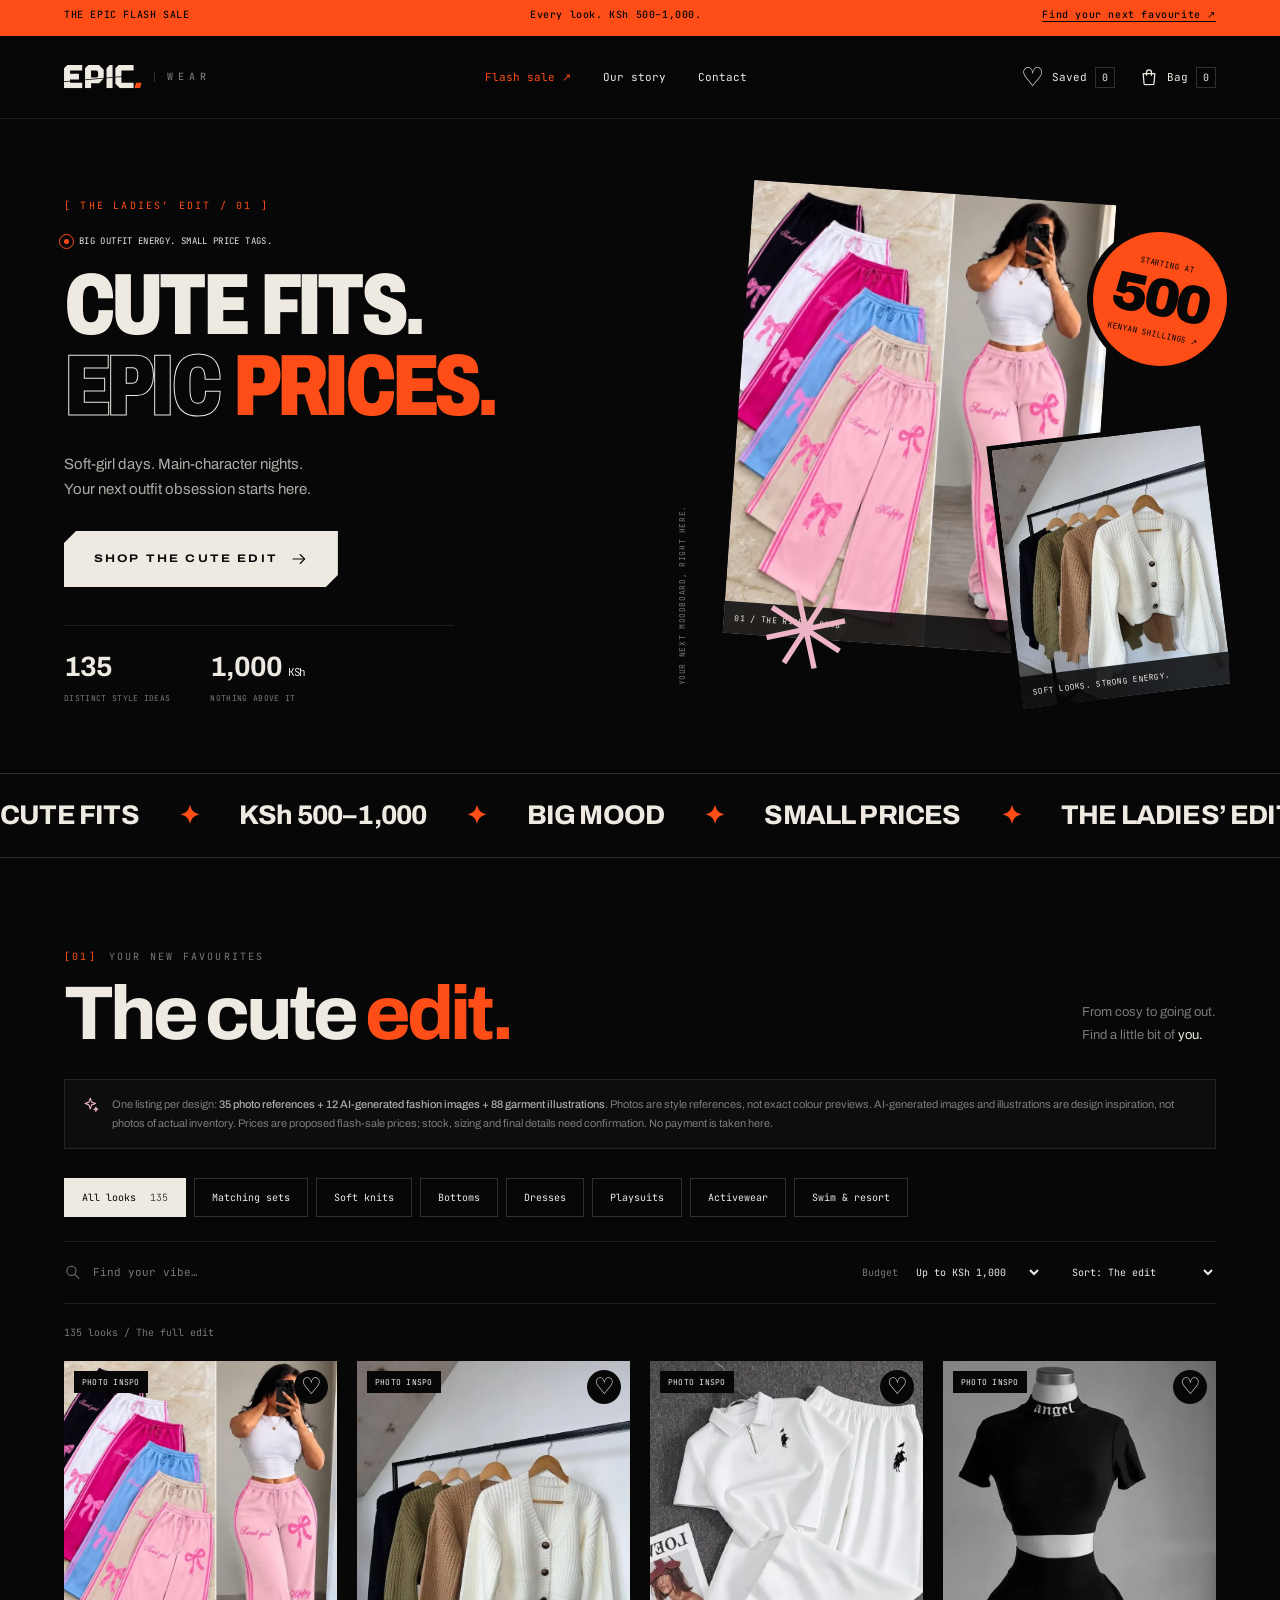
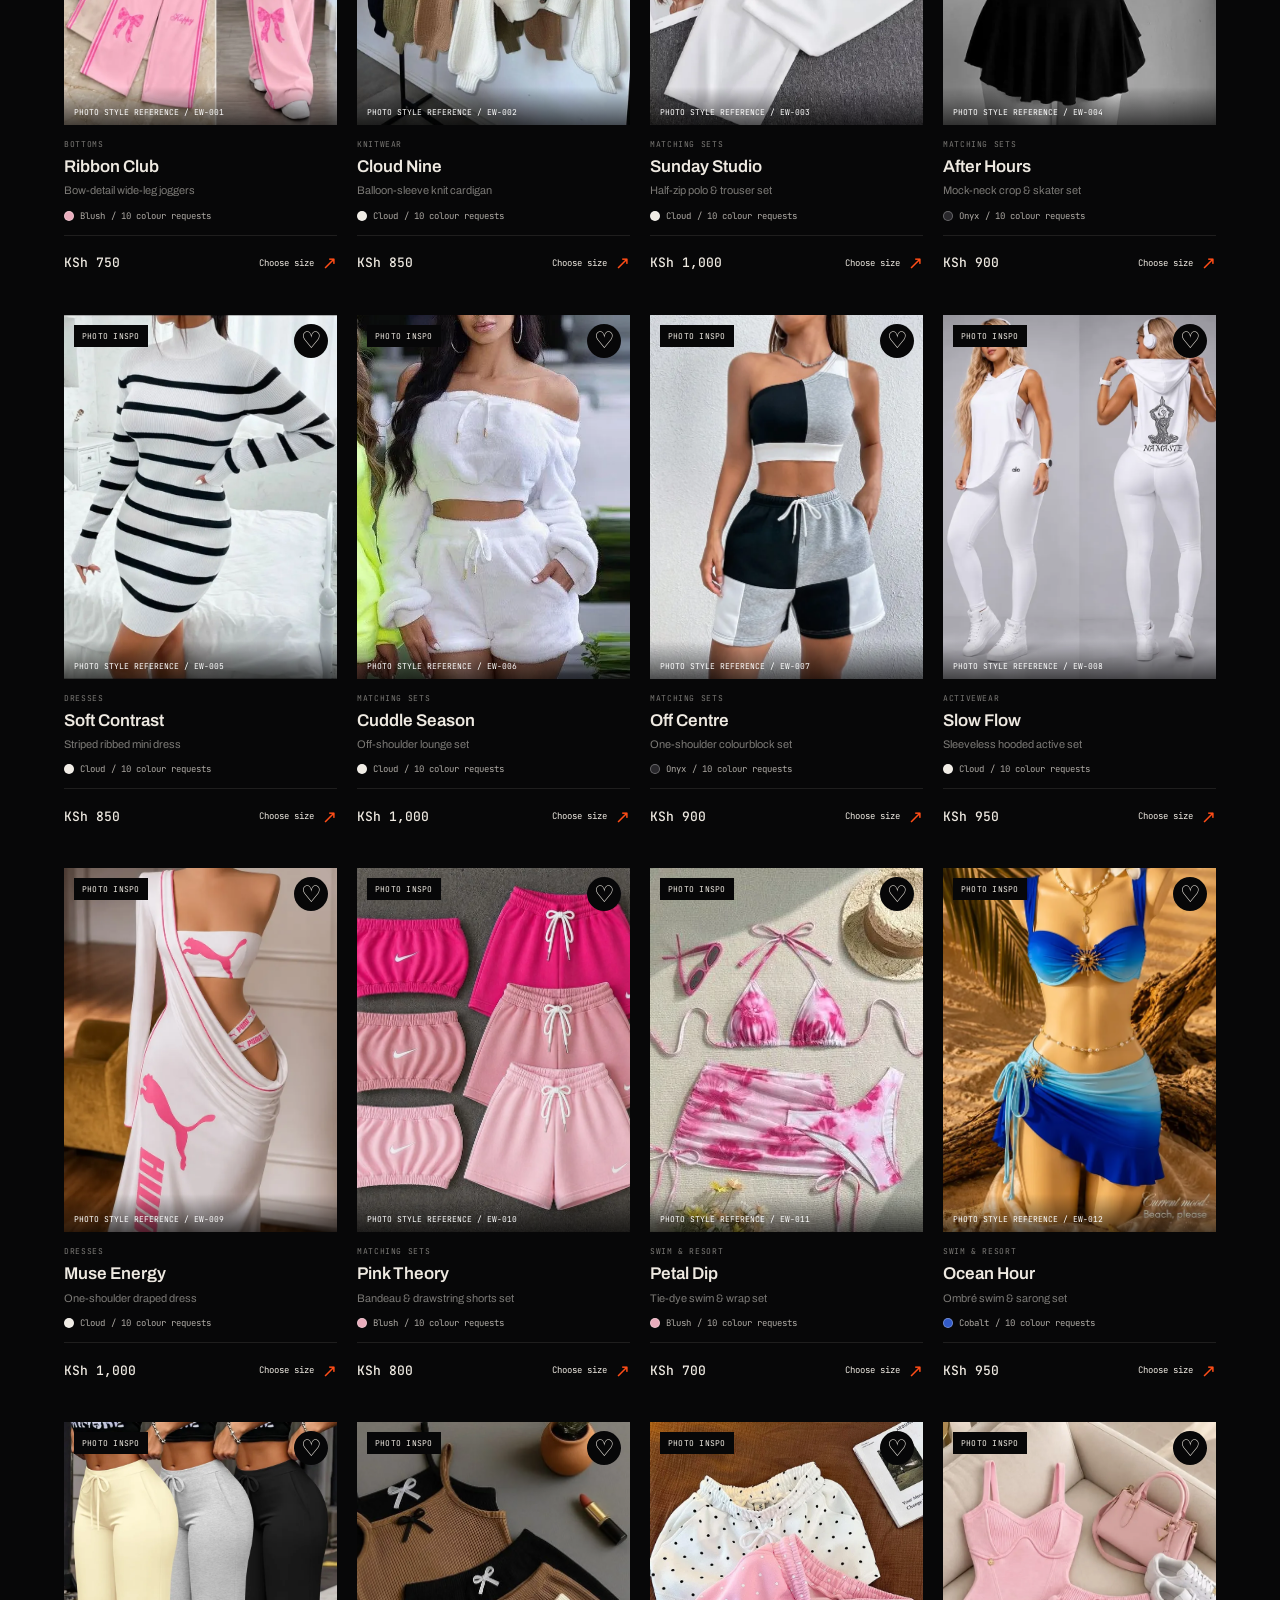
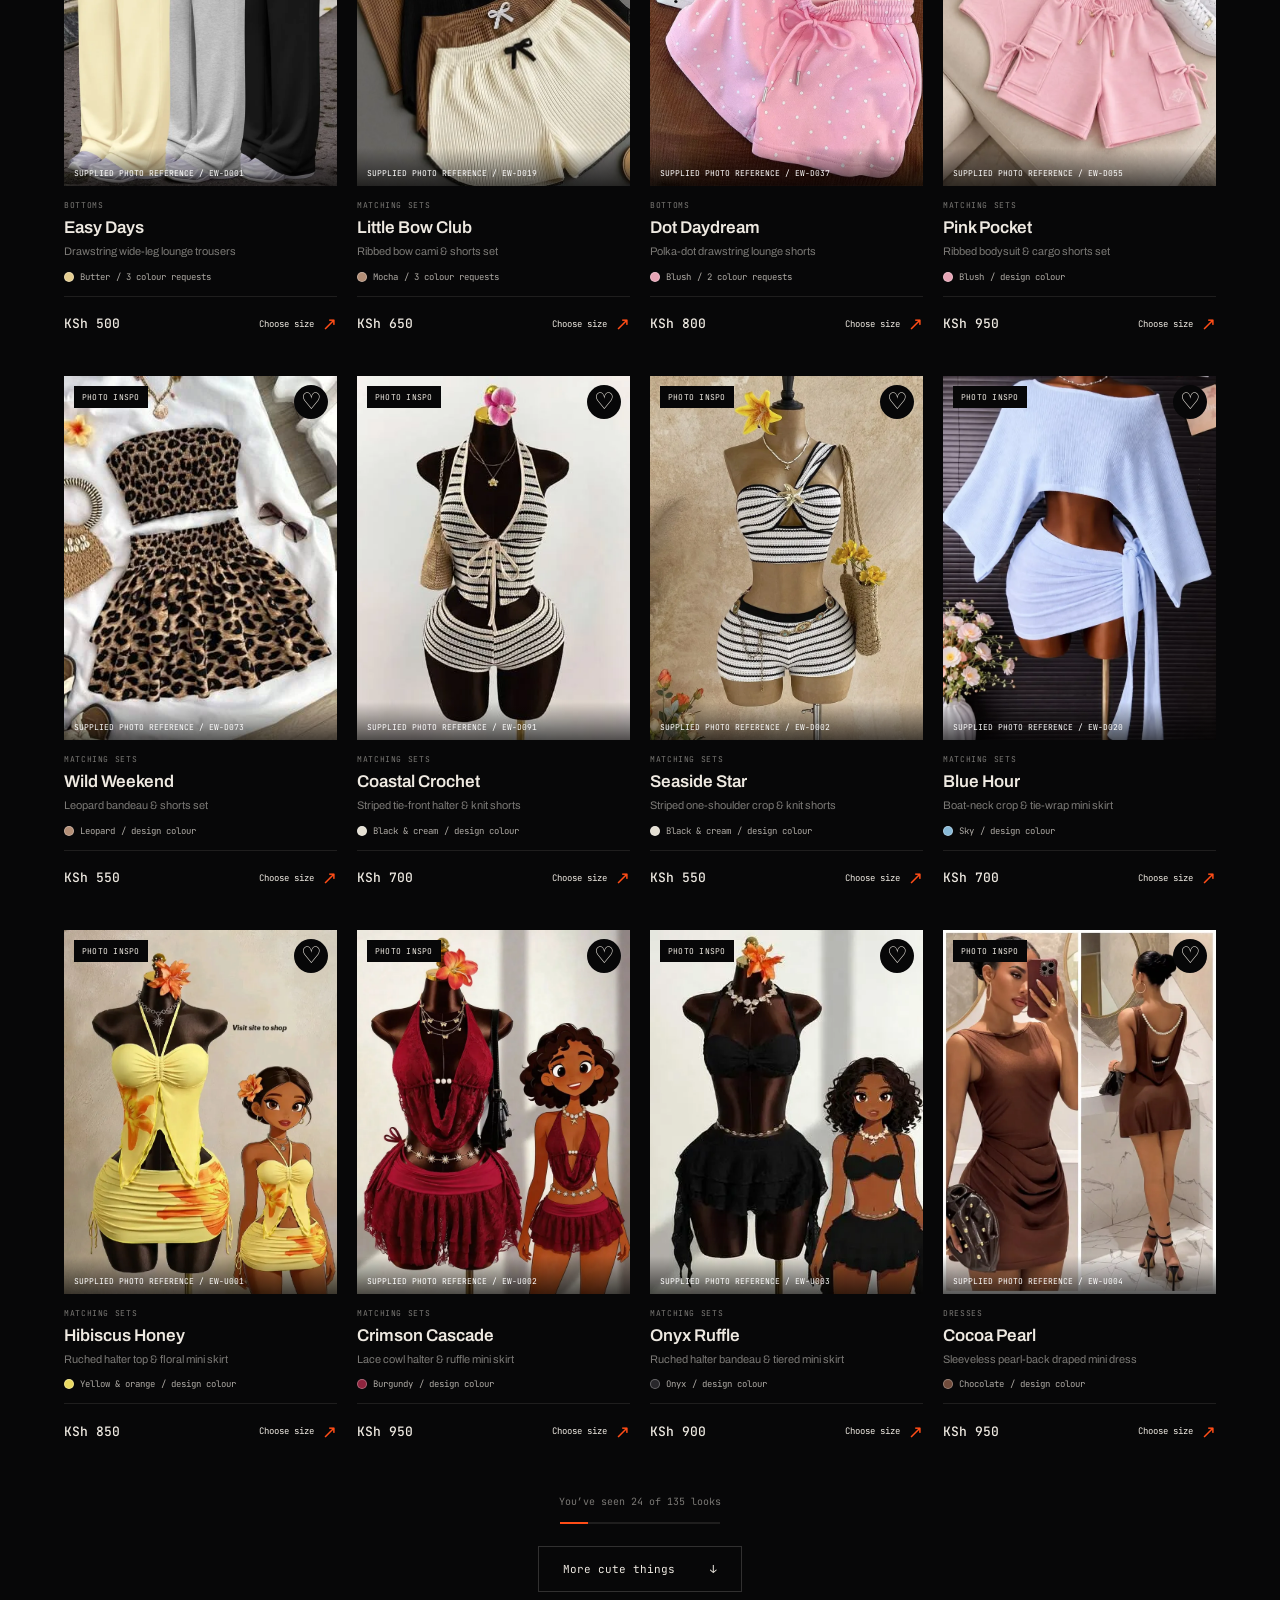
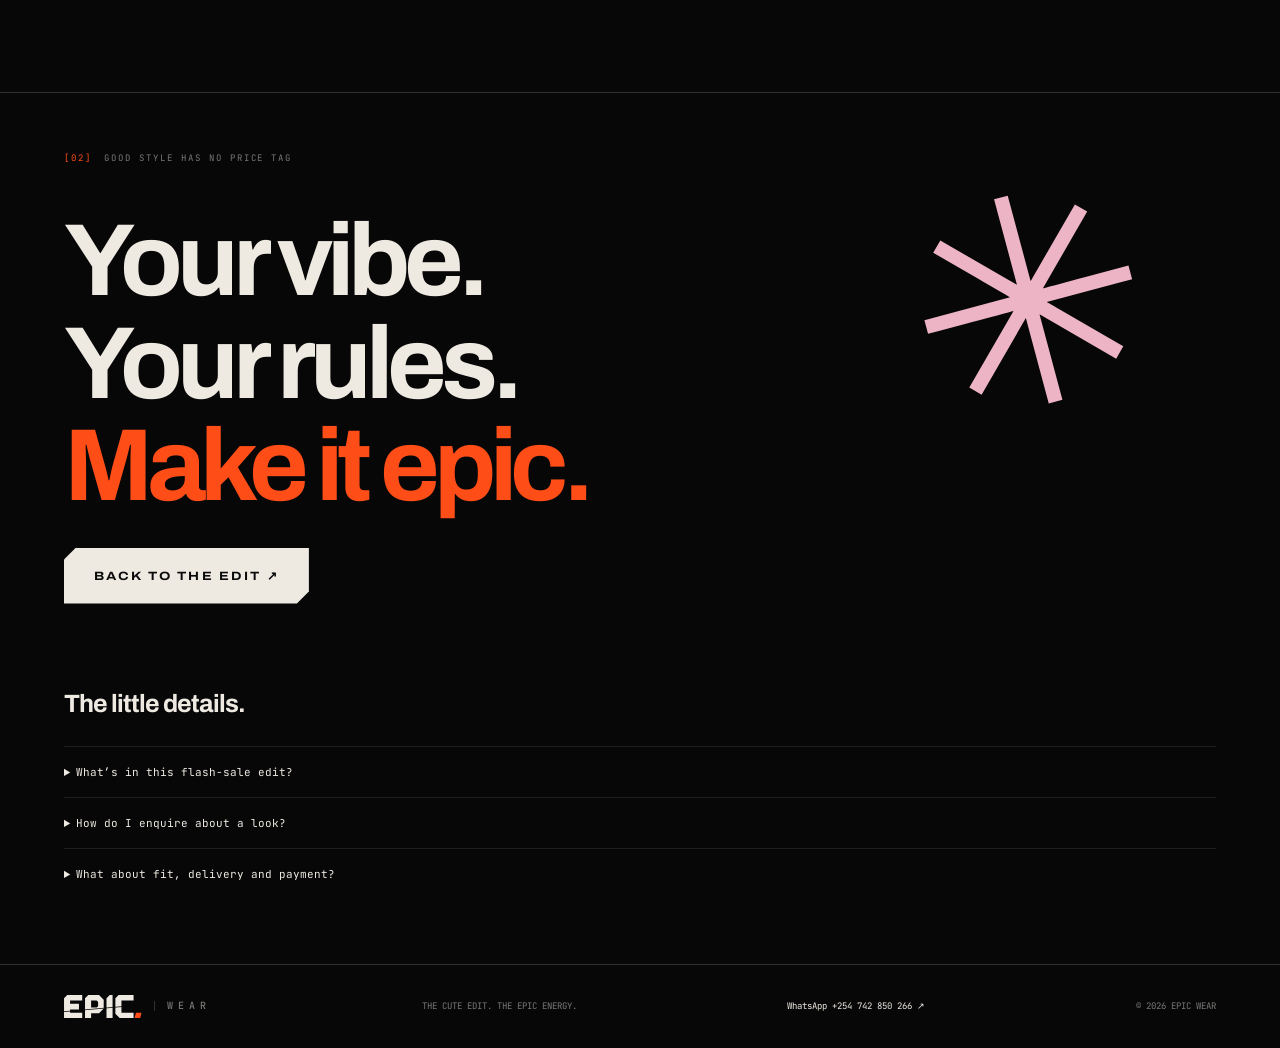
<file: flash-sale.html>
<!doctype html>
<html lang="en">
<head>
<meta charset="utf-8"><meta name="viewport" content="width=device-width, initial-scale=1, viewport-fit=cover">
<title>Flash Sale — The Cute Edit | EPIC WEAR</title>
<meta name="description" content="Meet The Cute Edit: 135 distinct ladies’ outfit inspirations, all KSh 500–1,000. Matching sets, soft knits, dresses and sunshine-ready looks by EPIC WEAR.">
<meta name="theme-color" content="#070708"><meta name="color-scheme" content="dark">
<meta property="og:title" content="The Cute Edit — EPIC WEAR Flash Sale"><meta property="og:description" content="Big outfit energy. Small price tags. Explore 135 distinct styles from KSh 500 to 1,000."><meta property="og:image" content="assets/img/sale/inspo-1.webp">
<link rel="icon" href="assets/favicon.svg" type="image/svg+xml">
<link rel="preload" href="assets/fonts/archivo-variable.woff2" as="font" type="font/woff2" crossorigin>
<link rel="preload" href="assets/fonts/jetbrains-mono-400.woff2" as="font" type="font/woff2" crossorigin>
<link rel="stylesheet" href="assets/css/style.css"><link rel="stylesheet" href="assets/css/flash-sale.css">
<script src="assets/js/order.js" defer></script>
<script src="assets/js/flash-sale.js" defer></script>
</head>
<body class="sale-page">
<a class="skip-link" href="#shop">Skip to the collection</a>
<svg class="sprite" aria-hidden="true" focusable="false" width="0" height="0">
  <defs>
    <!-- EPIC glyphs: angular slab letters with a signature top-left chamfer -->
    <path id="g-e" fill="currentColor" d="M14 0H78V24H26V38H64V62H26V76H78V100H0V14Z"/>
    <path id="g-p" fill="currentColor" fill-rule="evenodd" d="M104 0H150L170 20V58L150 78H116V100H90V14Z M116 24V54H140L146 48V30L140 24Z"/>
    <path id="g-i" fill="currentColor" d="M196 0H208V100H182V14Z"/>
    <path id="g-c" fill="currentColor" d="M234 0H298V24H246V76H298V100H240L220 80V14Z"/>
    <path id="g-dot" d="M308 76H332L326 100H302Z"/>

    <!-- The diagonal "cut" that slices through the wordmark -->
    <mask id="epic-cut" maskUnits="userSpaceOnUse" x="-20" y="-20" width="380" height="140">
      <rect x="-20" y="-20" width="380" height="140" fill="#fff"/>
      <path d="M-20 71L352 39V42.2L-20 74.2Z" fill="#000"/>
    </mask>
    <!-- Glyph-shaped mask used for the light sweep -->
    <mask id="epic-glyphs" maskUnits="userSpaceOnUse" x="-20" y="-20" width="380" height="140">
      <g color="#fff"><use href="#g-e"/><use href="#g-p"/><use href="#g-i"/><use href="#g-c"/></g>
    </mask>
    <linearGradient id="epic-sweep-grad" x1="0" y1="0" x2="1" y2="0">
      <stop offset="0" stop-color="#fff" stop-opacity="0"/>
      <stop offset=".5" stop-color="#fff" stop-opacity=".95"/>
      <stop offset="1" stop-color="#fff" stop-opacity="0"/>
    </linearGradient>

    <symbol id="epic-logo" viewBox="0 0 334 100">
      <g mask="url(#epic-cut)"><use href="#g-e"/><use href="#g-p"/><use href="#g-i"/><use href="#g-c"/></g>
      <use href="#g-dot" fill="#FF4D17"/>
    </symbol>
  </defs>

  <!-- ICON SYSTEM · 24px grid · 1.5 stroke · rounded joins -->
  <symbol id="i-bag" viewBox="0 0 24 24"><path d="M5 8h14l-1.1 12.1a1 1 0 0 1-1 .9H7.1a1 1 0 0 1-1-.9L5 8Z"/><path d="M9 10V6.5a3 3 0 0 1 6 0V10"/></symbol>
  <symbol id="i-shirt" viewBox="0 0 24 24"><path d="M8.5 3.5 4 5.5 2 10l3 1.5 1.5-1V20.5h11V10.5l1.5 1 3-1.5-2-4.5-4.5-2c-.4 1.6-1.8 2.8-3.5 2.8S8.9 5.1 8.5 3.5Z"/></symbol>
  <symbol id="i-bell" viewBox="0 0 24 24"><path d="M6 16.5V11a6 6 0 1 1 12 0v5.5l1.5 2h-15l1.5-2Z"/><path d="M10 20.5a2 2 0 0 0 4 0"/></symbol>
  <symbol id="i-mail" viewBox="0 0 24 24"><rect x="3" y="5" width="18" height="14" rx="1.5"/><path d="m3.5 6.5 8.5 6.5 8.5-6.5"/></symbol>
  <symbol id="i-phone" viewBox="0 0 24 24"><rect x="6.5" y="2.5" width="11" height="19" rx="2.2"/><path d="M10.5 18.5h3"/></symbol>
  <symbol id="i-pin" viewBox="0 0 24 24"><path d="M12 21s-7-6.2-7-12a7 7 0 0 1 14 0c0 5.8-7 12-7 12Z"/><circle cx="12" cy="9" r="2.5"/></symbol>
  <symbol id="i-cart" viewBox="0 0 24 24"><path d="M2.5 3.5h2.8l2.4 11.5h10.6l2.2-8H6.1"/><circle cx="9" cy="19.5" r="1.3"/><circle cx="17" cy="19.5" r="1.3"/></symbol>
  <symbol id="i-spark" viewBox="0 0 24 24"><path d="m11 3 1.8 5.2L18 10l-5.2 1.8L11 17l-1.8-5.2L4 10l5.2-1.8L11 3Z"/><path d="m18.5 15 .7 2 2 .7-2 .7-.7 2-.7-2-2-.7 2-.7.7-2Z"/></symbol>
  <symbol id="i-arrow" viewBox="0 0 24 24"><path d="M4 12h15"/><path d="m13.5 6 6 6-6 6"/></symbol>
  <symbol id="i-arrow-up" viewBox="0 0 24 24"><path d="M12 20V5"/><path d="m6 10.5 6-6 6 6"/></symbol>
  <symbol id="i-close" viewBox="0 0 24 24"><path d="M5 5l14 14M19 5 5 19"/></symbol>
  <symbol id="i-check" viewBox="0 0 24 24"><path d="m5 12.5 4.5 4.5L19 7.5"/></symbol>
  <symbol id="i-instagram" viewBox="0 0 24 24"><rect x="3" y="3" width="18" height="18" rx="5"/><circle cx="12" cy="12" r="4"/><circle cx="17.3" cy="6.7" r=".6" fill="currentColor"/></symbol>
  <symbol id="i-tiktok" viewBox="0 0 24 24"><path d="M14 3v11.5a3.5 3.5 0 1 1-3.5-3.5"/><path d="M14 3c.5 2.7 2.4 4.5 5 4.7"/></symbol>
  <symbol id="i-facebook" viewBox="0 0 24 24"><path d="M14.5 21v-8h2.7l.4-3.2h-3.1V7.9c0-.9.3-1.6 1.6-1.6h1.7V3.4a22 22 0 0 0-2.5-.1c-2.5 0-4.1 1.5-4.1 4.2v2.3H8.4V13h2.8v8"/></symbol>
  <symbol id="i-x" viewBox="0 0 24 24"><path d="M4 4h4.4L20 20h-4.4L4 4Z"/><path d="M19.6 4l-6.5 7.1M10.9 12.9 4.4 20"/></symbol>
</svg>
<div class="sale-announcement" role="region" aria-label="Flash sale announcement"><span>THE EPIC FLASH SALE</span><span>Every look. KSh 500–1,000.</span><a href="#shop">Find your next favourite ↗</a></div>
<header class="sale-nav">
 <div class="container sale-nav__inner">
  <a href="index.html" class="nav__logo" aria-label="EPIC WEAR home"><svg class="nav__mark" viewBox="0 0 334 100" aria-hidden="true"><use href="#epic-logo"/></svg><span class="nav__wear">WEAR</span></a>
  <nav aria-label="Primary"><a class="active" href="#shop">Flash sale <span>↗</span></a><a href="index.html#about">Our story</a><a href="https://wa.me/254742850266" target="_blank" rel="noopener noreferrer">Contact</a></nav>
  <div class="sale-nav__actions"><button id="savedToggle" disabled aria-labelledby="savedLabel savedCount" aria-pressed="false"><span aria-hidden="true">♡</span><span class="action-label" id="savedLabel">Saved</span> <span id="savedCount">0</span></button><button id="bagOpen" disabled aria-haspopup="dialog"><svg class="icon" aria-hidden="true"><use href="#i-bag"/></svg><span class="action-label">Bag</span><span id="bagCount">0</span></button></div>
 </div>
</header>
<main>
<section class="sale-hero container" aria-labelledby="saleTitle">
 <div class="sale-hero__copy">
  <p class="eyebrow"><span>[ THE LADIES’ EDIT / 01 ]</span></p>
  <div class="sale-kicker"><span class="pulse-dot" aria-hidden="true"></span> BIG OUTFIT ENERGY. SMALL PRICE TAGS.</div>
  <h1 id="saleTitle">CUTE FITS.<br><span class="outline">EPIC</span> <em>PRICES.</em></h1>
  <p class="sale-hero__text">Soft-girl days. Main-character nights.<br>Your next outfit obsession starts here.</p>
  <a class="btn btn--primary" href="#shop"><span class="btn__inner">Shop the cute edit <svg class="icon" aria-hidden="true"><use href="#i-arrow"/></svg></span></a>
  <div class="hero-facts"><div><strong data-catalog-count>135</strong><span>DISTINCT STYLE IDEAS</span></div><div><strong>1,000<span> KSh</span></strong><span>NOTHING ABOVE IT</span></div></div>
 </div>
 <div class="sale-hero__visual" role="group" aria-label="Outfit inspiration from the cute edit">
  <figure class="hero-photo hero-photo--main"><img src="assets/img/sale/inspo-1.webp" alt="Pink bow-detail wide-leg joggers outfit inspiration" fetchpriority="high" width="736" height="920"><figcaption>01 / THE RIBBON CLUB</figcaption></figure>
  <figure class="hero-photo hero-photo--small"><img src="assets/img/sale/inspo-2.webp" alt="Soft cropped knit cardigans in neutral tones" width="736" height="981"><figcaption>SOFT LOOKS. STRONG ENERGY.</figcaption></figure>
  <div class="price-stamp"><span>STARTING AT</span><strong>500</strong><span>KENYAN SHILLINGS ↗</span></div>
  <span class="visual-note">YOUR NEXT MOODBOARD, RIGHT HERE.</span>
  <span class="hero-star" aria-hidden="true">✳</span>
 </div>
</section>
<div class="sale-ticker" role="img" aria-label="All looks KSh 500 to 1,000"><div aria-hidden="true">CUTE FITS <b>✦</b> KSh 500–1,000 <b>✦</b> BIG MOOD <b>✦</b> SMALL PRICES <b>✦</b> THE LADIES’ EDIT <b>✦</b> CUTE FITS <b>✦</b> KSh 500–1,000 <b>✦</b> BIG MOOD <b>✦</b> SMALL PRICES <b>✦</b></div></div>
<section class="sale-shop container" id="shop" aria-labelledby="shopTitle">
 <div class="shop-heading"><div><p class="eyebrow"><span>[01]</span> YOUR NEW FAVOURITES</p><h2 id="shopTitle">The cute <em>edit.</em></h2></div><p>From cosy to going out.<br>Find a little bit of <span>you.</span></p></div>
 <div class="shop-disclosure"><svg class="icon" aria-hidden="true"><use href="#i-spark"/></svg><p>One listing per design: <strong data-image-summary>35 photo references + 12 AI-generated fashion images + 88 garment illustrations</strong>. Photos are style references, not exact colour previews. AI-generated images and illustrations are design inspiration, not photos of actual inventory. Prices are proposed flash-sale prices; stock, sizing and final details need confirmation. No payment is taken here.</p></div>
 <div class="category-tabs" role="group" aria-label="Filter by category">
  <button data-category="All" class="selected" aria-pressed="true">All looks <span data-catalog-count>135</span></button><button data-category="Matching sets" aria-pressed="false">Matching sets</button><button data-category="Knitwear" aria-pressed="false">Soft knits</button><button data-category="Bottoms" aria-pressed="false">Bottoms</button><button data-category="Dresses" aria-pressed="false">Dresses</button><button data-category="Playsuits" aria-pressed="false">Playsuits</button><button data-category="Activewear" aria-pressed="false">Activewear</button><button data-category="Swim & resort" aria-pressed="false">Swim & resort</button>
 </div>
 <div class="shop-toolbar">
  <label class="search-box"><svg class="icon" viewBox="0 0 24 24" aria-hidden="true"><circle cx="10.5" cy="10.5" r="6.5"/><path d="m16 16 5 5"/></svg><span class="sr-only">Search looks or colours</span><input type="search" id="search" placeholder="Find your vibe…" autocomplete="off"></label>
  <label class="price-select"><span>Budget</span><select id="priceFilter"><option value="1000">Up to KSh 1,000</option><option value="750">Up to KSh 750</option><option value="500">KSh 500 only</option></select></label>
  <label class="sort-select"><span class="sr-only">Sort looks</span><select id="sort"><option value="featured">Sort: The edit</option><option value="price-asc">Price: low to high</option><option value="price-desc">Price: high to low</option><option value="name">Name: A–Z</option></select></label>
 </div>
 <div class="results-line"><p id="resultsCount" role="status">Loading the cute edit…</p><button id="resetFilters" hidden>Clear filters ↗</button></div>
 <div class="product-grid" id="productGrid" aria-busy="true"></div>
 <div class="empty-state" id="emptyState" hidden><span aria-hidden="true">♡</span><h3>No looks here. Yet.</h3><p>Try another colour, loosen your budget or reset the filters.</p><button class="sale-button" id="emptyReset">Explore all looks ↗</button></div>
 <div id="catalogError" class="empty-state" hidden><h3>The edit couldn’t load.</h3><p>Please check your connection and try again.</p><button id="retryCatalog" class="sale-button">Try again ↗</button></div>
 <noscript><p class="shop-disclosure">Enable JavaScript to browse and filter the 135-option edit. <a href="assets/data/flash-sale.json">View the full catalogue data</a> instead.</p></noscript>
 <div class="load-more"><p id="shownCount"></p><div class="load-track"><span id="loadProgress"></span></div><button id="loadMore" class="sale-button">More cute things <span>↓</span></button></div>
</section>
<section class="sale-end container"><p class="eyebrow"><span>[02]</span> GOOD STYLE HAS NO PRICE TAG</p><h2>Your vibe.<br>Your rules.<br><em>Make it epic.</em></h2><a href="#shop" class="btn btn--primary"><span class="btn__inner">Back to the edit ↗</span></a><span class="end-star" aria-hidden="true">✳</span></section>
<section class="sale-faq container" aria-labelledby="faqTitle"><h2 id="faqTitle">The little details.</h2>
<details><summary>What’s in this flash-sale edit?</summary><p>135 distinct design listings: <span data-image-summary>35 photo references + 12 AI-generated fashion images + 88 garment illustrations</span>, inspired by the moodboard. Colour requests live inside each style instead of appearing as duplicate cards. Every listed price is between KSh 500 and KSh 1,000. Each listing has its own image. AI-generated fashion images and illustrations show proposed cuts and details, not existing inventory. Each generated image is labelled on its card and in its details. Photo references do not show every requested colour. Brand marks in reference photos are not a claim of brand affiliation or authenticity.</p></details>
<details><summary>How do I enquire about a look?</summary><p>Choose your size and colour, add outfits to your bag, then select Checkout on WhatsApp. Your complete bag, quantities, item prices, subtotal and any delivery details you enter will be filled into a message to +254 742 850 266. Review it and press Send in WhatsApp. Opening the chat does not place or confirm an order. Copy and download options are also available.</p></details>
<details><summary>What about fit, delivery and payment?</summary><p>Sizes XS–XXL are request options, not a guarantee of availability. Ask the studio to confirm measurements, colours, stock, final price, delivery charges and payment arrangements before purchasing. No delivery fee is included in your bag subtotal. The studio will confirm delivery charges and the final total in WhatsApp before payment.</p></details>
</section>
</main>
<footer class="sale-footer container"><a href="index.html" class="nav__logo" aria-label="EPIC WEAR home"><svg class="nav__mark" viewBox="0 0 334 100" aria-hidden="true"><use href="#epic-logo"/></svg><span class="nav__wear">WEAR</span></a><p>THE CUTE EDIT. THE EPIC ENERGY.</p><a href="https://wa.me/254742850266" target="_blank" rel="noopener noreferrer">WhatsApp +254 742 850 266 ↗</a><span>© <span id="saleYear">2026</span> EPIC WEAR</span></footer>
<dialog id="productDialog" class="product-dialog" aria-labelledby="detailName"><button class="dialog-close" data-dismiss aria-label="Close product details">×</button><div id="productDetail"></div></dialog>
<dialog id="bagDialog" class="bag-dialog" aria-labelledby="bagTitle"><div class="bag-header"><div><p class="eyebrow">YOUR LITTLE OBSESSIONS</p><h2 id="bagTitle">The bag<span>.</span></h2></div><button class="dialog-close" data-dismiss aria-label="Close bag">×</button></div><div id="bagItems"></div><div id="bagSummary"></div></dialog>
<div id="toast" class="sale-toast" role="status"></div>
</body></html>
</file>
<file: assets/css/style.css>
/* ==========================================================================
   EPIC WEAR — Coming Soon
   Premium dark streetwear teaser. No framework, no build step.
   ========================================================================== */

/* ---------- Self-hosted fonts (Archivo variable: wght 100–900, wdth 62–125) ---------- */
@font-face {
  font-family: "Archivo";
  src: url("../fonts/archivo-variable.woff2") format("woff2-variations"), url("../fonts/archivo-variable.woff2") format("woff2");
  font-weight: 100 900;
  font-stretch: 62% 125%;
  font-style: normal;
  font-display: swap;
}
@font-face {
  font-family: "JetBrains Mono";
  src: url("../fonts/jetbrains-mono-400.woff2") format("woff2");
  font-weight: 400; font-style: normal; font-display: swap;
}
@font-face {
  font-family: "JetBrains Mono";
  src: url("../fonts/jetbrains-mono-500.woff2") format("woff2");
  font-weight: 500; font-style: normal; font-display: swap;
}

:root {
  --bg: #070708;
  --bg-2: #0d0d0f;
  --bg-3: #141417;
  --ink: #eee9e1;
  --ink-2: rgba(238, 233, 225, 0.72);
  --muted: rgba(238, 233, 225, 0.5);
  --faint: rgba(238, 233, 225, 0.22);
  --line: rgba(238, 233, 225, 0.1);
  --line-2: rgba(238, 233, 225, 0.18);
  --ember: #ff4d17;
  --ember-soft: rgba(255, 77, 23, 0.16);

  --f-display: "Archivo", "Helvetica Neue", Arial, sans-serif;
  --f-mono: "JetBrains Mono", ui-monospace, "SFMono-Regular", Menlo, monospace;

  --ease-out: cubic-bezier(0.16, 1, 0.3, 1);
  --ease-io: cubic-bezier(0.76, 0, 0.24, 1);
  --ease-cine: cubic-bezier(0.65, 0, 0.15, 1);

  --pad: clamp(20px, 5vw, 64px);
  --nav-h: 84px;
  --chamfer: 12px;
}

/* ---------- Reset ---------- */
*, *::before, *::after { box-sizing: border-box; }
html { -webkit-text-size-adjust: 100%; scroll-behavior: smooth; scroll-padding-top: 72px; }
html, body { overflow-x: clip; }
body {
  margin: 0;
  background: var(--bg);
  color: var(--ink);
  font-family: var(--f-display);
  font-size: 16px;
  line-height: 1.6;
  -webkit-font-smoothing: antialiased;
  -moz-osx-font-smoothing: grayscale;
  text-rendering: optimizeLegibility;
}
html.is-loading, html.is-loading body { overflow: hidden; }
img, svg { display: block; max-width: 100%; }
a { color: inherit; text-decoration: none; }
button { font: inherit; color: inherit; background: none; border: 0; padding: 0; cursor: pointer; }
input { font: inherit; color: inherit; }
h1, h2, h3, p { margin: 0; }
::selection { background: var(--ember); color: #0a0a0a; }
:focus-visible { outline: 1px solid var(--ember); outline-offset: 4px; }

.sprite { position: absolute; width: 0; height: 0; overflow: hidden; pointer-events: none; }
.sr-only {
  position: absolute !important; width: 1px; height: 1px; padding: 0; margin: -1px;
  overflow: hidden; clip: rect(0 0 0 0); white-space: nowrap; border: 0;
}
.container { width: 100%; max-width: 1360px; margin: 0 auto; padding: 0 var(--pad); }

.icon {
  width: 20px; height: 20px; flex: none;
  fill: none; stroke: currentColor; stroke-width: 1.5;
  stroke-linecap: round; stroke-linejoin: round;
  transition: transform 0.5s var(--ease-out);
}

/* ==========================================================================
   LOADER
   ========================================================================== */
.loader {
  position: fixed; inset: 0; z-index: 150;
  display: grid; place-items: center;
  color: var(--ink);
  overflow: hidden;
}
.no-js .loader { display: none; }
.loader::before {
  content: ""; position: absolute; inset: 0;
  background:
    radial-gradient(60% 50% at 50% 50%, #111114 0%, #060607 70%),
    #050506;
  transition: opacity 0.9s var(--ease-cine);
}
.loader.is-leaving::before { opacity: 0; }
.loader.is-leaving .loader__particles,
.loader.is-leaving .loader__streaks,
.loader.is-leaving .loader__beam,
.loader.is-leaving .loader__corner { opacity: 0; transition: opacity 0.5s ease; }
.loader.is-done { display: none; }

.loader__beam {
  position: absolute; left: 50%; top: 50%;
  width: 140vmax; height: 140vmax;
  translate: -50% -50%;
  background: conic-gradient(from 0deg, transparent 0 40%, rgba(238, 233, 225, 0.05) 46%, transparent 52% 90%, rgba(255, 77, 23, 0.04) 95%, transparent);
  animation: spin 14s linear infinite;
  opacity: 0; transition: opacity 1.2s ease;
}
.loader.is-started .loader__beam { opacity: 1; }
.loader__particles { position: absolute; inset: 0; width: 100%; height: 100%; }
.loader__streaks { position: absolute; inset: 0; pointer-events: none; }

.loader__streaks i {
  position: absolute; left: 0; height: 1px; width: 38vw;
  background: linear-gradient(90deg, transparent, rgba(238, 233, 225, 0.55), transparent);
  translate: -40vw 0;
  opacity: 0;
  animation: streak 2.8s var(--ease-io) infinite;
}
.loader__streaks i:nth-child(1) { top: 22%; animation-delay: 0.3s; }
.loader__streaks i:nth-child(2) { top: 64%; animation-delay: 1.1s; width: 24vw; }
.loader__streaks i:nth-child(3) { top: 41%; animation-delay: 1.9s; width: 30vw; background: linear-gradient(90deg, transparent, rgba(255, 77, 23, 0.6), transparent); }
.loader__streaks i:nth-child(4) { top: 83%; animation-delay: 0.7s; width: 18vw; }
@keyframes streak {
  0% { translate: -40vw 0; opacity: 0; }
  15% { opacity: 1; }
  60% { opacity: 0.7; }
  100% { translate: 120vw 0; opacity: 0; }
}

.loader__corner {
  position: absolute; top: calc(24px + env(safe-area-inset-top));
  font: 500 11px/1.6 var(--f-mono); letter-spacing: 0.18em; text-transform: uppercase;
  color: var(--ink-2);
  opacity: 0; transition: opacity 1s ease 0.4s;
}
.loader__corner span { color: var(--muted); }
.loader__corner--tl { left: var(--pad); }
.loader__corner--tr { right: var(--pad); text-align: right; }
.loader.is-started .loader__corner { opacity: 1; }

.loader__stage {
  position: relative;
  width: min(74vw, 400px);
  aspect-ratio: 1;
  display: grid; place-items: center;
  transform-origin: 50% 50%;
  will-change: transform;
}
.loader__ring {
  position: absolute; inset: 0; width: 100%; height: 100%;
  overflow: visible;
  opacity: 0; scale: 0.92;
  transition: opacity 0.8s ease, scale 1.2s var(--ease-out);
}
.loader.is-started .loader__ring { opacity: 1; scale: 1; }
.loader.is-complete .loader__ring { opacity: 0; scale: 1.25; transition: opacity 0.7s ease, scale 1s var(--ease-out); }
.loader__ring circle { fill: none; }
.ring-track { stroke: rgba(238, 233, 225, 0.08); stroke-width: 0.6; }
.ring-progress {
  stroke: var(--ink); stroke-width: 0.9; stroke-linecap: round;
  stroke-dasharray: 100; stroke-dashoffset: 100;
  transform: rotate(-90deg); transform-origin: 100px 100px;
}
.ring-spin { transform-origin: 100px 100px; animation: spin 1.6s linear infinite; }
.ring-arc { stroke: var(--ember); stroke-width: 1.2; stroke-linecap: round; stroke-dasharray: 9 91; }
.ring-ticks { stroke: rgba(238, 233, 225, 0.14); stroke-width: 2.5; stroke-dasharray: 0.15 1.5167; }

.epic-svg { overflow: visible; color: var(--ink); }
.loader__logo {
  position: relative;
  width: 58%;
  transform-origin: 50% 50%;
  transition: scale 0.8s var(--ease-cine), filter 0.8s ease;
}
.loader__logo .ll {
  opacity: 0;
  transform-box: fill-box; transform-origin: 50% 100%;
  transform: translateY(26px) scaleY(1.08);
  filter: blur(6px);
  transition: opacity 0.7s var(--ease-out), transform 0.8s var(--ease-out), filter 0.8s var(--ease-out);
}
.loader__logo .ll.on { opacity: 1; transform: none; filter: blur(0); }
.loader__logo .ll--dot { transform: translateX(-30px); }
.loader__logo .ll--dot.on { transform: none; }
.loader.is-complete .loader__logo {
  scale: 1.12;
  filter: drop-shadow(0 0 22px rgba(238, 233, 225, 0.28));
}
.loader.is-leaving .loader__logo { filter: drop-shadow(0 0 0 rgba(238, 233, 225, 0)); }
.epic-sweep { transform: translateX(0); }
.loader.is-complete .epic-sweep { animation: sweep 1s var(--ease-io) 0.15s both; }
@keyframes sweep { from { transform: translateX(0); } to { transform: translateX(520px); } }

.loader__meta {
  position: absolute; left: 50%; bottom: calc(clamp(40px, 9vh, 88px) + env(safe-area-inset-bottom));
  translate: -50% 0;
  width: min(320px, 78vw);
  text-align: center;
  opacity: 0; transition: opacity 0.8s ease 0.2s;
}
.loader.is-started .loader__meta { opacity: 1; }
.loader.is-complete .loader__meta { opacity: 0; transition-delay: 0s; }
.loader__brand {
  font: 800 13px/1 var(--f-display); font-stretch: 125%;
  letter-spacing: 0.42em; margin-bottom: 10px; padding-left: 0.42em;
}
.loader__status {
  font: 400 11px/1 var(--f-mono); letter-spacing: 0.16em; text-transform: uppercase;
  color: var(--muted);
}
.loader__status b { color: var(--ink); font-weight: 500; display: inline-block; min-width: 3ch; text-align: right; font-variant-numeric: tabular-nums; }
.dots i { font-style: normal; animation: dot 1.2s infinite; }
.dots i:nth-child(2) { animation-delay: 0.2s; }
.dots i:nth-child(3) { animation-delay: 0.4s; }
@keyframes dot { 0%, 100% { opacity: 0.2; } 50% { opacity: 1; } }
.loader__bar {
  position: relative; height: 1px; margin-top: 16px;
  background: rgba(238, 233, 225, 0.12); overflow: hidden;
}
.loader__bar i {
  position: absolute; inset: 0;
  background: linear-gradient(90deg, var(--ink), var(--ember));
  transform-origin: 0 50%; transform: scaleX(0);
}
.loader__bar::after {
  content: ""; position: absolute; top: 0; bottom: 0; width: 30%;
  background: linear-gradient(90deg, transparent, rgba(255, 255, 255, 0.9), transparent);
  animation: barshine 1.4s linear infinite;
}
@keyframes barshine { from { translate: -100% 0; } to { translate: 400% 0; } }

@keyframes spin { to { rotate: 360deg; } }
.ring-spin { animation-name: spin-t; }
@keyframes spin-t { to { transform: rotate(360deg); } }

/* ==========================================================================
   AMBIENT BACKGROUND
   ========================================================================== */
.bg { position: fixed; inset: 0; z-index: 0; pointer-events: none; overflow: hidden; }
.bg > * { position: absolute; }

.bg__gradient { width: 70vmax; height: 70vmax; border-radius: 50%; will-change: transform; }
.bg__gradient--a {
  left: -20vmax; top: -25vmax;
  background: radial-gradient(closest-side, rgba(92, 88, 84, 0.2), transparent);
  animation: drift-a 38s ease-in-out infinite alternate;
}
.bg__gradient--b {
  right: -25vmax; top: 20vh;
  background: radial-gradient(closest-side, rgba(255, 77, 23, 0.075), transparent);
  animation: drift-b 46s ease-in-out infinite alternate;
}
.bg__gradient--c {
  left: 10vw; bottom: -40vmax;
  background: radial-gradient(closest-side, rgba(70, 72, 80, 0.18), transparent);
  animation: drift-a 52s ease-in-out infinite alternate-reverse;
}
@keyframes drift-a { to { transform: translate3d(18vw, 14vh, 0) scale(1.15); } }
@keyframes drift-b { to { transform: translate3d(-22vw, 10vh, 0) scale(0.9); } }

.bg__beam {
  top: -30vh; width: 26vw; height: 160vh;
  background: linear-gradient(90deg, transparent, rgba(238, 233, 225, 0.028) 45%, rgba(238, 233, 225, 0.04) 50%, rgba(238, 233, 225, 0.028) 55%, transparent);
  transform-origin: 50% 0;
}
.bg__beam--1 { left: 18vw; rotate: 24deg; animation: beam 18s ease-in-out infinite alternate; }
.bg__beam--2 { left: 62vw; rotate: -18deg; width: 16vw; animation: beam 24s ease-in-out infinite alternate-reverse; opacity: 0.7; }
@keyframes beam { from { transform: rotate(-4deg); opacity: 0.6; } to { transform: rotate(5deg); opacity: 1; } }

.bg__fabric {
  inset: 0; opacity: 0.55;
  background:
    repeating-linear-gradient(45deg, rgba(255, 255, 255, 0.014) 0 1px, transparent 1px 4px),
    repeating-linear-gradient(-45deg, rgba(0, 0, 0, 0.18) 0 1px, transparent 1px 4px);
}

.bg__geo { inset: 0; }
.geo { position: absolute; border: 1px solid rgba(238, 233, 225, 0.05); }
.geo--sq1 { width: 46vmin; height: 46vmin; right: -8vmin; top: 12vh; animation: spin 140s linear infinite; }
.geo--sq2 { width: 18vmin; height: 18vmin; left: 6vw; bottom: 14vh; rotate: 45deg; animation: spin 90s linear infinite reverse; border-color: rgba(255, 77, 23, 0.07); }
.geo--line1, .geo--line2 { top: 0; bottom: 0; width: 0; border-width: 0 0 0 1px; border-color: rgba(238, 233, 225, 0.035); }
.geo--line1 { left: calc(var(--pad) + 0px); }
.geo--line2 { right: var(--pad); }
.geo--circle {
  left: 50%; top: 46vh; width: 84vmin; height: 84vmin; translate: -50% -50%;
  border-radius: 50%; border: 1px dashed rgba(238, 233, 225, 0.045);
  animation: spin 200s linear infinite;
}

.bg__streak {
  top: 30%; left: 0; width: 45vw; height: 1px;
  background: linear-gradient(90deg, transparent, rgba(238, 233, 225, 0.35), transparent);
  rotate: -12deg; opacity: 0;
  animation: bg-streak 13s var(--ease-io) 4s infinite;
}
@keyframes bg-streak {
  0% { translate: -60vw 0; opacity: 0; }
  2% { opacity: 1; }
  10% { translate: 140vw 30vh; opacity: 0; }
  100% { translate: 140vw 30vh; opacity: 0; }
}

.bg__particles { inset: 0; width: 100%; height: 100%; }

.bg__light {
  left: 0; top: 0; width: 720px; height: 720px; margin: -360px 0 0 -360px;
  border-radius: 50%;
  background: radial-gradient(closest-side, rgba(255, 236, 220, 0.07), rgba(255, 120, 60, 0.02) 50%, transparent);
  opacity: 0; transition: opacity 0.6s ease;
  will-change: transform;
}
.has-cursor .bg__light.is-on { opacity: 1; }

.bg__grain {
  inset: -100%;
  width: 300%; height: 300%;
  opacity: 0.07;
  background-image: url("data:image/svg+xml,%3Csvg xmlns='http://www.w3.org/2000/svg' width='200' height='200'%3E%3Cfilter id='n'%3E%3CfeTurbulence type='fractalNoise' baseFrequency='.9' numOctaves='3' stitchTiles='stitch'/%3E%3CfeColorMatrix values='0 0 0 0 1 0 0 0 0 1 0 0 0 0 1 0 0 0 .9 0'/%3E%3C/filter%3E%3Crect width='100%25' height='100%25' filter='url(%23n)'/%3E%3C/svg%3E");
  animation: grain 1.2s steps(6) infinite;
}
@keyframes grain {
  0% { transform: translate(0, 0); }
  20% { transform: translate(-3%, 2%); }
  40% { transform: translate(2%, -4%); }
  60% { transform: translate(-4%, -1%); }
  80% { transform: translate(3%, 3%); }
  100% { transform: translate(-1%, 1%); }
}
.bg__vignette { inset: 0; background: radial-gradient(120% 90% at 50% 40%, transparent 50%, rgba(0, 0, 0, 0.65)); }

/* ==========================================================================
   CUSTOM CURSOR (fine pointers only — toggled by JS)
   ========================================================================== */
.cursor { display: none; }
.has-cursor .cursor { display: block; }
.has-cursor, .has-cursor * { cursor: none !important; }
.has-cursor input { cursor: text !important; }

.cursor__ring, .cursor__dot {
  position: fixed; left: 0; top: 0; z-index: 300;
  pointer-events: none; will-change: transform;
}
.cursor__dot {
  width: 6px; height: 6px; margin: -3px 0 0 -3px; border-radius: 50%;
  background: var(--ink);
  transition: opacity 0.3s ease, width 0.3s var(--ease-out), height 0.3s var(--ease-out), margin 0.3s var(--ease-out);
}
.cursor__ring { width: 40px; height: 40px; margin: -20px 0 0 -20px; }
.cursor__ring::before {
  content: ""; position: absolute; inset: 0; border-radius: 50%;
  border: 1px solid rgba(238, 233, 225, 0.45);
  transition: transform 0.45s var(--ease-out), background-color 0.35s ease, border-color 0.35s ease, box-shadow 0.45s ease;
}
.cursor__label {
  position: absolute; inset: 0; display: grid; place-items: center;
  font: 500 10px/1 var(--f-mono); letter-spacing: 0.2em; text-transform: uppercase;
  color: #0a0a0a; padding-left: 0.2em;
  opacity: 0; scale: 0.6;
  transition: opacity 0.3s ease, scale 0.45s var(--ease-out);
}
.cursor.is-hidden .cursor__ring, .cursor.is-hidden .cursor__dot { opacity: 0; }
.cursor.is-down .cursor__ring::before { transform: scale(0.8); }

.cursor.is-button .cursor__ring::before { transform: scale(1.9); background: rgba(238, 233, 225, 0.07); border-color: rgba(238, 233, 225, 0.25); }
.cursor.is-button .cursor__dot { width: 4px; height: 4px; margin: -2px 0 0 -2px; }

.cursor.is-link .cursor__ring::before { transform: scale(0.55); border-color: var(--ink); }
.cursor.is-link .cursor__dot { opacity: 0; }

.cursor.is-view .cursor__ring::before { transform: scale(2.3); background: var(--ink); border-color: var(--ink); }
.cursor.is-view .cursor__label { opacity: 1; scale: 1; }
.cursor.is-view .cursor__dot { opacity: 0; }

.cursor.is-logo .cursor__ring::before {
  transform: scale(1.5); border-color: rgba(255, 77, 23, 0.6);
  box-shadow: 0 0 24px rgba(255, 77, 23, 0.35), inset 0 0 12px rgba(255, 77, 23, 0.2);
}
.cursor.is-logo .cursor__dot { background: var(--ember); }

/* ==========================================================================
   BUTTONS & LINKS
   ========================================================================== */
.btn {
  --h: 56px;
  position: relative; display: inline-flex; align-items: center; justify-content: center;
  height: var(--h); padding: 0 30px; gap: 12px;
  font: 700 12px/1 var(--f-display); font-stretch: 118%;
  letter-spacing: 0.18em; text-transform: uppercase;
  clip-path: polygon(var(--chamfer) 0, 100% 0, 100% calc(100% - var(--chamfer)), calc(100% - var(--chamfer)) 100%, 0 100%, 0 var(--chamfer));
  transition: scale 0.5s var(--ease-out), translate 0.6s var(--ease-out), background-color 0.4s ease, color 0.4s ease;
  isolation: isolate;
  -webkit-tap-highlight-color: transparent;
}
.btn__inner { display: inline-flex; align-items: center; gap: 12px; transition: translate 0.6s var(--ease-out); }
.btn:hover { scale: 1.04; }
.btn:active { scale: 0.98; }
.btn .icon { width: 18px; height: 18px; }

.btn--primary { background: var(--ink); color: #0a0a0b; }
.btn--primary::before {
  content: ""; position: absolute; inset: 0; z-index: -1;
  background: var(--ember);
  transform: scaleX(0); transform-origin: 100% 50%;
  transition: transform 0.6s var(--ease-io);
}
.btn--primary:hover::before, .btn--primary:focus-visible::before { transform: scaleX(1); transform-origin: 0 50%; }
.btn--primary:focus-visible { outline: none; }

.btn--ghost { color: var(--ink); background: rgba(238, 233, 225, 0.03); }
.btn--ghost::after {
  content: ""; position: absolute; inset: 0; pointer-events: none;
  background:
    linear-gradient(var(--line-2), var(--line-2)) top / 100% 1px no-repeat,
    linear-gradient(var(--line-2), var(--line-2)) bottom / 100% 1px no-repeat,
    linear-gradient(var(--line-2), var(--line-2)) left / 1px 100% no-repeat,
    linear-gradient(var(--line-2), var(--line-2)) right / 1px 100% no-repeat;
  transition: opacity 0.4s ease;
}
.btn--ghost::before {
  content: ""; position: absolute; inset: 0; pointer-events: none;
  --diag: linear-gradient(135deg, transparent calc(50% - 0.6px), var(--line-2) calc(50% - 0.6px), var(--line-2) calc(50% + 0.6px), transparent calc(50% + 0.6px));
  background: var(--diag) top left / var(--chamfer) var(--chamfer) no-repeat, var(--diag) bottom right / var(--chamfer) var(--chamfer) no-repeat;
}
.btn--ghost:hover { background: rgba(238, 233, 225, 0.08); }
.btn--block { width: 100%; }

/* icon micro-interactions inside buttons */
.btn:hover .icon--arrow, .card:hover .icon--arrow, .contact__item:hover .icon--arrow { transform: translateX(5px); }
.btn:hover .icon--bell { animation: bell 0.8s var(--ease-out); }
.btn:hover .icon--spark { transform: rotate(90deg) scale(1.1); }

@keyframes bell {
  0% { transform: rotate(0); }
  15% { transform: rotate(16deg); }
  30% { transform: rotate(-14deg); }
  45% { transform: rotate(9deg); }
  60% { transform: rotate(-6deg); }
  75% { transform: rotate(3deg); }
  100% { transform: rotate(0); }
}
.icon--bell { transform-origin: 50% 12%; }

/* animated underline link */
.ulink { position: relative; display: inline-block; padding: 4px 0; }
.ulink::after {
  content: ""; position: absolute; left: 0; right: 0; bottom: 0; height: 1px;
  background: currentColor;
  transform: scaleX(0); transform-origin: 100% 50%;
  transition: transform 0.55s var(--ease-io);
}
.ulink:hover::after, .ulink.is-active::after { transform: scaleX(1); transform-origin: 0 50%; }

.pulse-dot {
  position: relative; width: 7px; height: 7px; border-radius: 50%;
  background: var(--ember); flex: none;
}
.pulse-dot::after {
  content: ""; position: absolute; inset: -5px; border-radius: 50%;
  border: 1px solid var(--ember);
  animation: pulse 2s var(--ease-out) infinite;
}
@keyframes pulse { 0% { scale: 0.3; opacity: 1; } 100% { scale: 1.6; opacity: 0; } }

/* ==========================================================================
   NAVIGATION
   ========================================================================== */
.nav {
  position: fixed; top: 0; left: 0; right: 0; z-index: 60;
  padding-top: env(safe-area-inset-top);
  transition: background-color 0.5s ease, backdrop-filter 0.5s ease, border-color 0.5s ease, translate 1s var(--ease-out), opacity 1s ease;
  border-bottom: 1px solid transparent;
}
.js .nav { translate: 0 -100%; opacity: 0; }
.is-revealing .nav { translate: 0 0; opacity: 1; transition-delay: 0.3s; }
.nav.is-scrolled {
  background: rgba(7, 7, 8, 0.62);
  -webkit-backdrop-filter: blur(14px) saturate(140%);
  backdrop-filter: blur(14px) saturate(140%);
  border-bottom-color: var(--line);
}
.nav__inner {
  max-width: 1360px; margin: 0 auto; padding: 0 var(--pad);
  height: var(--nav-h);
  display: grid; grid-template-columns: 1fr auto 1fr; align-items: center; gap: 24px;
  transition: height 0.5s var(--ease-out);
}
.nav.is-scrolled .nav__inner { height: 66px; }
.nav__logo { display: inline-flex; align-items: center; gap: 12px; justify-self: start; color: var(--ink); }
.nav__mark { width: 78px; height: auto; transition: filter 0.5s ease; }
.nav__logo:hover .nav__mark, .footer__logo:hover svg { filter: drop-shadow(0 0 14px rgba(238, 233, 225, 0.45)); }
.nav__wear {
  font: 500 10px/1 var(--f-mono); letter-spacing: 0.5em; color: var(--muted);
  padding-left: 12px; border-left: 1px solid var(--line-2);
}
.nav__links { display: flex; gap: clamp(20px, 3vw, 44px); }
.nav__links a {
  font: 500 12px/1 var(--f-display); font-stretch: 110%;
  letter-spacing: 0.16em; text-transform: uppercase; color: var(--ink-2);
  transition: color 0.3s ease;
}
.nav__links a:hover, .nav__links a.is-active { color: var(--ink); }
.nav__status {
  justify-self: end;
  display: inline-flex; align-items: center; gap: 12px;
  height: 38px; padding: 0 16px 0 14px;
  border: 1px solid var(--line-2); border-radius: 999px;
  font: 500 11px/1 var(--f-mono); letter-spacing: 0.16em; text-transform: uppercase;
  background: rgba(7, 7, 8, 0.4);
  transition: border-color 0.3s ease, background-color 0.3s ease;
}
.nav__status:hover { border-color: rgba(255, 77, 23, 0.5); background: var(--ember-soft); }

.nav__burger { display: none; width: 44px; height: 44px; position: relative; justify-self: end; }
.nav__burger span {
  position: absolute; left: 10px; right: 10px; height: 1.5px; background: var(--ink);
  transition: transform 0.5s var(--ease-io), top 0.5s var(--ease-io);
}
.nav__burger span:nth-child(1) { top: 17px; }
.nav__burger span:nth-child(2) { top: 26px; right: 16px; }
.menu-open .nav__burger span:nth-child(1) { top: 21.5px; transform: rotate(45deg); }
.menu-open .nav__burger span:nth-child(2) { top: 21.5px; right: 10px; transform: rotate(-45deg); }

/* Mobile menu */
.menu {
  position: fixed; inset: 0; z-index: 55;
  display: flex; flex-direction: column; justify-content: space-between;
  padding: calc(var(--nav-h) + 40px + env(safe-area-inset-top)) var(--pad) calc(32px + env(safe-area-inset-bottom));
  background: rgba(7, 7, 8, 0.97);
  -webkit-backdrop-filter: blur(20px); backdrop-filter: blur(20px);
  clip-path: inset(0 0 100% 0);
  visibility: hidden;
  transition: clip-path 0.8s var(--ease-io), visibility 0s linear 0.8s;
}
.menu-open .menu { clip-path: inset(0 0 0 0); visibility: visible; transition: clip-path 0.8s var(--ease-io), visibility 0s; }
.menu__links { display: flex; flex-direction: column; }
.menu__links a {
  display: flex; align-items: baseline; gap: 16px;
  padding: 14px 0; border-bottom: 1px solid var(--line);
  font: 800 clamp(1.7rem, 8.2vw, 3.2rem)/1 var(--f-display); font-stretch: 125%;
  text-transform: uppercase; letter-spacing: -0.01em;
  opacity: 0; translate: 0 30px;
  transition: opacity 0.5s ease, translate 0.7s var(--ease-out);
}
.menu__idx { font: 500 11px/1 var(--f-mono); color: var(--ember); letter-spacing: 0.1em; }
.menu-open .menu__links a { opacity: 1; translate: 0 0; }
.menu-open .menu__links a:nth-child(1) { transition-delay: 0.25s; }
.menu-open .menu__links a:nth-child(2) { transition-delay: 0.32s; }
.menu-open .menu__links a:nth-child(3) { transition-delay: 0.39s; }
.menu-open .menu__links a:nth-child(4) { transition-delay: 0.46s; }
.menu__foot { display: grid; gap: 20px; opacity: 0; transition: opacity 0.6s ease; }
.menu-open .menu__foot { opacity: 1; transition-delay: 0.5s; }
.menu__social { display: flex; justify-content: center; gap: 12px; }
.menu__social a {
  width: 48px; height: 48px; display: grid; place-items: center;
  border: 1px solid var(--line-2); border-radius: 50%;
}

/* ==========================================================================
   REVEAL SYSTEM
   ========================================================================== */
.js .hero-in { opacity: 0; translate: 0 26px; }
.js .hero-in--mask { display: inline-block; opacity: 1; translate: 0 105%; }
.is-revealing .hero-in {
  opacity: 1; translate: 0 0;
  transition: opacity 1s ease, translate 1.2s var(--ease-out);
  transition-delay: calc(var(--d, 0) * 90ms + 120ms);
}
.js .hero__logo { opacity: 0; }
.is-ready .hero__logo { opacity: 1; }

.js [data-reveal] { opacity: 0; translate: 0 40px; }
.js [data-reveal].is-in {
  opacity: 1; translate: 0 0;
  transition: opacity 1s ease, translate 1.2s var(--ease-out);
  transition-delay: var(--rd, 0s);
}

.w { display: inline-block; overflow: hidden; vertical-align: top; padding: 0.06em 0.02em 0.1em; margin: -0.06em -0.02em -0.1em; }
.wi { display: inline-block; }
.js [data-split] .wi { translate: 0 110%; }
.js [data-split].is-in .wi {
  translate: 0 0;
  transition: translate 1.1s var(--ease-out);
  transition-delay: calc(var(--i) * 55ms);
}

/* ==========================================================================
   HERO
   ========================================================================== */
main { position: relative; z-index: 1; }

.hero {
  position: relative;
  min-height: 100vh; min-height: 100svh;
  display: grid; place-items: center;
  padding: calc(var(--nav-h) + 20px) var(--pad) 110px;
  overflow: hidden;
}
.hero__inner {
  position: relative; z-index: 2;
  display: flex; flex-direction: column; align-items: center; text-align: center;
  max-width: 980px;
}

.status-chip {
  display: inline-flex; align-items: center; gap: 12px;
  padding: 10px 18px 10px 16px;
  border: 1px solid var(--line-2); border-radius: 999px;
  background: rgba(10, 10, 12, 0.55);
  -webkit-backdrop-filter: blur(8px); backdrop-filter: blur(8px);
  font: 400 11px/1 var(--f-mono); letter-spacing: 0.16em; text-transform: uppercase;
  color: var(--ink-2);
  margin-bottom: clamp(28px, 5vh, 52px);
}
.status-chip strong { color: var(--ink); font-weight: 500; }
.status-chip__sep { width: 18px; height: 1px; background: var(--line-2); }

.hero__logo {
  width: clamp(240px, 48vw, 640px);
  cursor: default;
}
.hero__logo .epic-svg { width: 100%; height: auto; transition: filter 0.6s ease; }
.hero__logo:hover .epic-svg { filter: drop-shadow(0 0 28px rgba(238, 233, 225, 0.3)); }
.is-ready .hero__logo .epic-sweep { animation: sweep 1.4s var(--ease-io) 2.2s both, sweep-loop 9s var(--ease-io) 5s infinite; }
@keyframes sweep-loop { 0% { transform: translateX(0); } 16%, 100% { transform: translateX(520px); } }

.hero__wear {
  display: flex; align-items: center; gap: 1.2em;
  width: clamp(240px, 48vw, 640px);
  margin-top: clamp(14px, 2vh, 22px);
  font: 500 clamp(10px, 1vw, 12px)/1 var(--f-mono); color: var(--ink-2);
}
.hero__wear::before, .hero__wear::after { content: ""; flex: 1; height: 1px; background: var(--line-2); }
.hero__wear span { flex: none; }

.hero__title {
  margin-top: clamp(34px, 6vh, 64px);
  font-weight: 800; font-stretch: 125%;
  font-size: clamp(1.55rem, 3.7vw, 3.4rem);
  line-height: 1.02; letter-spacing: -0.01em; text-transform: uppercase;
}
.hero__title .line { display: block; overflow: hidden; padding-bottom: 0.06em; }
.hero__title em {
  font-style: normal;
  color: transparent;
  -webkit-text-stroke: 1.2px var(--ink);
  background: linear-gradient(100deg, transparent 35%, rgba(238, 233, 225, 0.9) 50%, transparent 65%) 200% 0 / 250% 100% no-repeat;
  -webkit-background-clip: text; background-clip: text;
  animation: text-shine 7s var(--ease-io) 4s infinite;
}
@keyframes text-shine { 0% { background-position: 200% 0; } 22%, 100% { background-position: -100% 0; } }
.hero__text {
  margin-top: 22px; max-width: 520px;
  font-size: clamp(15px, 1.2vw, 17px); color: var(--ink-2); line-height: 1.65;
}
.hero__cta { display: flex; flex-wrap: wrap; justify-content: center; gap: 14px; margin-top: clamp(28px, 4.5vh, 44px); }

.hero__side {
  position: absolute; top: 50%; z-index: 2;
  font: 400 10px/1 var(--f-mono); letter-spacing: 0.3em; text-transform: uppercase; color: var(--muted);
  writing-mode: vertical-rl;
}
.hero__side--left { left: calc(var(--pad) - 5px); transform: translateY(-50%) rotate(180deg); }
.hero__side--right { right: calc(var(--pad) - 5px); transform: translateY(-50%); }
.hero__side::before { content: ""; display: inline-block; width: 1px; height: 40px; background: var(--line-2); margin-bottom: 16px; vertical-align: middle; }

.hero__scroll {
  position: absolute; left: 50%; bottom: calc(28px + env(safe-area-inset-bottom)); z-index: 2;
  display: flex; flex-direction: column; align-items: center; gap: 12px;
  margin-left: -30px; width: 60px;
  font: 400 10px/1 var(--f-mono); letter-spacing: 0.3em; text-transform: uppercase; color: var(--muted);
}
.hero__scroll i { position: relative; width: 1px; height: 44px; background: var(--line-2); overflow: hidden; }
.hero__scroll i::after {
  content: ""; position: absolute; left: 0; top: 0; width: 1px; height: 14px; background: var(--ink);
  animation: scroll-line 2.2s var(--ease-io) infinite;
}
@keyframes scroll-line { from { translate: 0 -14px; } to { translate: 0 44px; } }

/* floating fashion line-art */
.fashion { position: absolute; inset: 0; z-index: 1; pointer-events: none; }
.fx { position: absolute; width: clamp(54px, 6.6vw, 104px); color: rgba(238, 233, 225, 0.2); will-change: translate; }
.fx svg { width: 100%; height: auto; overflow: visible; }
.fx path { fill: none; stroke: currentColor; stroke-width: 1; stroke-linecap: round; stroke-linejoin: round; vector-effect: non-scaling-stroke; }
.js .fx path { stroke-dasharray: 1; stroke-dashoffset: 1; }
.is-revealing .fx path { stroke-dashoffset: 0; transition: stroke-dashoffset 2.6s var(--ease-out) var(--fd, 0.6s); }
.fx__float { animation: float 12s ease-in-out infinite; }
.fx--hoodie { left: 7%; top: 22%; --fd: 0.6s; }
.fx--hoodie .fx__float { animation-duration: 13s; }
.fx--tee { right: 8%; top: 19%; width: clamp(48px, 5.4vw, 88px); --fd: 0.8s; }
.fx--tee .fx__float { animation-duration: 15s; animation-delay: -4s; }
.fx--sneaker { left: 12%; bottom: 17%; width: clamp(60px, 7.4vw, 118px); --fd: 1s; }
.fx--sneaker .fx__float { animation-duration: 11s; animation-delay: -7s; }
.fx--cap { right: 12%; bottom: 22%; --fd: 1.1s; }
.fx--cap .fx__float { animation-duration: 14s; animation-delay: -2s; }
.fx--hanger { left: 24%; top: 12%; width: clamp(40px, 4.4vw, 70px); color: rgba(238, 233, 225, 0.13); --fd: 1.2s; }
.fx--hanger .fx__float { animation-duration: 17s; animation-delay: -9s; }
.fx--bag { right: 25%; bottom: 9%; width: clamp(38px, 4vw, 64px); color: rgba(255, 77, 23, 0.32); --fd: 1.3s; }
.fx--bag .fx__float { animation-duration: 12.5s; animation-delay: -5s; }
@keyframes float {
  0%, 100% { transform: translate3d(0, 0, 0) rotate(-4deg); }
  33% { transform: translate3d(8px, -16px, 0) rotate(3deg); }
  66% { transform: translate3d(-6px, -6px, 0) rotate(-1deg); }
}

/* ==========================================================================
   MARQUEE
   ========================================================================== */
.marquee {
  position: relative; overflow: hidden;
  border-block: 1px solid var(--line);
  background: rgba(7, 7, 8, 0.5);
  padding: clamp(16px, 2.4vw, 26px) 0;
}
.marquee__track { display: flex; width: max-content; animation: marquee 38s linear infinite; }
.marquee:hover .marquee__track { animation-play-state: paused; }
.marquee__group { display: flex; align-items: center; flex: none; }
.marquee span {
  padding: 0 clamp(18px, 2.4vw, 36px);
  font: 800 clamp(1.5rem, 3.8vw, 3.2rem)/1 var(--f-display); font-stretch: 125%;
  text-transform: uppercase; letter-spacing: -0.01em; white-space: nowrap;
}
.marquee span.o, .launching-soon .o, .footer__tagline .o { color: transparent; -webkit-text-stroke: 1px rgba(238, 233, 225, 0.6); }
.marquee b { color: var(--ember); font-size: clamp(0.8rem, 1.6vw, 1.3rem); font-weight: 400; }
@keyframes marquee { to { transform: translate3d(-50%, 0, 0); } }

/* ==========================================================================
   SECTIONS — shared
   ========================================================================== */
.section { position: relative; padding: clamp(96px, 13vw, 180px) 0; }
.eyebrow {
  display: inline-flex; align-items: center; gap: 12px;
  font: 400 11px/1 var(--f-mono); letter-spacing: 0.22em; text-transform: uppercase; color: var(--muted);
  margin-bottom: 22px;
}
.eyebrow span { color: var(--ember); }
.eyebrow--center { justify-content: center; width: 100%; }
.section-title {
  font-weight: 800; font-stretch: 125%;
  font-size: clamp(2.3rem, 7.2vw, 6.6rem);
  line-height: 0.94; letter-spacing: -0.02em; text-transform: uppercase;
}
.section-title--center { text-align: center; }
.section-head { display: flex; justify-content: space-between; align-items: flex-end; gap: 40px; margin-bottom: clamp(48px, 7vw, 88px); }
.section-head__text { max-width: 360px; color: var(--ink-2); font-size: 15px; }

/* ==========================================================================
   COUNTDOWN
   ========================================================================== */
.drop { text-align: center; }
.drop .eyebrow { justify-content: center; }
.drop .section-title { margin-bottom: clamp(40px, 6vw, 72px); }
.countdown {
  display: flex; justify-content: center; align-items: flex-start;
  gap: clamp(6px, 2vw, 28px);
}
.cd-unit { display: flex; flex-direction: column; align-items: center; gap: clamp(10px, 1.6vw, 18px); }
.cd-num {
  display: flex; gap: 0.04em;
  font-weight: 800; font-stretch: 112%;
  font-size: clamp(2.8rem, 11vw, 10rem); line-height: 1;
  font-variant-numeric: tabular-nums;
}
.cd-digit {
  position: relative; display: block; width: 0.68em; height: 1.08em; overflow: hidden;
  background: linear-gradient(180deg, rgba(238, 233, 225, 0.04), rgba(238, 233, 225, 0.01));
  border: 1px solid var(--line);
}
.cd-digit::after { content: ""; position: absolute; left: 0; right: 0; top: 50%; height: 1px; background: rgba(7, 7, 8, 0.8); }
.cd-digit i {
  position: absolute; inset: 0; display: grid; place-items: center; font-style: normal;
  padding-top: 0.02em;
}
.cd-digit i.is-out { animation: digit-out 0.6s var(--ease-io) forwards; }
.cd-digit i.is-in { animation: digit-in 0.6s var(--ease-io) forwards; }
@keyframes digit-out { to { transform: translateY(-100%); opacity: 0.2; filter: blur(2px); } }
@keyframes digit-in { from { transform: translateY(100%); opacity: 0.2; filter: blur(2px); } to { transform: none; opacity: 1; filter: none; } }
.cd-label { font: 400 clamp(9px, 1vw, 11px)/1 var(--f-mono); letter-spacing: 0.26em; text-transform: uppercase; color: var(--muted); padding-left: 0.26em; }
.cd-sep {
  font-weight: 300; font-size: clamp(1.8rem, 7vw, 6rem); line-height: 1; color: var(--ember);
  margin-top: 0.12em;
  animation: blink 1s steps(1) infinite;
}
@keyframes blink { 50% { opacity: 0.25; } }
.countdown[data-seconds-unit="seconds"] .cd-unit:last-child .cd-num { color: var(--ink); }
.launching-soon {
  font-weight: 800; font-stretch: 125%;
  font-size: clamp(2.6rem, 10vw, 9rem); line-height: 0.95; text-transform: uppercase; letter-spacing: -0.02em;
}
.launching-soon .o { -webkit-text-stroke-color: var(--ink); }
.drop__meta {
  display: inline-flex; align-items: center; gap: 10px;
  margin-top: clamp(40px, 5vw, 64px);
  padding: 12px 18px; border: 1px solid var(--line); border-radius: 999px;
  font: 400 11px/1 var(--f-mono); letter-spacing: 0.18em; text-transform: uppercase; color: var(--ink-2);
}
.drop__meta .icon { width: 16px; height: 16px; color: var(--ember); animation: twinkle 3s ease-in-out infinite; }
@keyframes twinkle { 0%, 100% { transform: scale(1) rotate(0); } 50% { transform: scale(1.15) rotate(45deg); } }

/* ==========================================================================
   COLLECTION CARDS
   ========================================================================== */
.cards { display: grid; grid-template-columns: repeat(3, 1fr); gap: clamp(14px, 2vw, 28px); padding-bottom: 64px; }
.card {
  position: relative; display: block; width: 100%; text-align: left;
  aspect-ratio: 3 / 4.25; overflow: hidden;
  background: var(--bg-3);
  clip-path: polygon(var(--chamfer) 0, 100% 0, 100% 100%, 0 100%, 0 var(--chamfer));
}
.card--offset { margin-top: 64px; margin-bottom: -64px; }
.js .card[data-reveal] { opacity: 1; translate: 0 0; }
.js .card[data-reveal] .card__media { clip-path: inset(100% 0 0 0); }
.js .card[data-reveal].is-in .card__media { clip-path: inset(0 0 0 0); transition: clip-path 1.4s var(--ease-io) var(--rd, 0s); }
.card__media { position: absolute; inset: 0; overflow: hidden; }
.card__media picture { position: absolute; inset: 0; display: block; transition: transform 1.2s var(--ease-out); }
.card__media img {
  position: absolute; left: 0; top: -12%; width: 100%; height: 124%;
  object-fit: cover;
  filter: grayscale(0.4) brightness(0.72) contrast(1.05);
  transition: filter 0.8s ease;
  will-change: transform;
}
.card:hover .card__media picture { transform: scale(1.06); }
.card:hover .card__media img { filter: grayscale(0) brightness(0.92) contrast(1.05); }
.card__overlay {
  position: absolute; inset: 0; display: flex; flex-direction: column; justify-content: space-between;
  padding: clamp(18px, 2vw, 28px);
  background: linear-gradient(180deg, rgba(7, 7, 8, 0.35), transparent 30%, transparent 55%, rgba(7, 7, 8, 0.85));
}
.card__tag {
  align-self: flex-start;
  padding: 7px 10px; border: 1px solid rgba(255, 77, 23, 0.55);
  font: 500 10px/1 var(--f-mono); letter-spacing: 0.22em; text-transform: uppercase; color: var(--ember);
  background: rgba(7, 7, 8, 0.4);
}
.card__info { display: grid; gap: 8px; }
.card__idx { font: 400 11px/1 var(--f-mono); color: var(--muted); letter-spacing: 0.2em; }
.card__title {
  font-weight: 800; font-stretch: 125%; text-transform: uppercase;
  font-size: clamp(1.4rem, 2.4vw, 2.2rem); line-height: 1; letter-spacing: -0.01em;
}
.card__soon {
  display: inline-flex; align-items: center; gap: 10px;
  font: 400 11px/1 var(--f-mono); letter-spacing: 0.2em; text-transform: uppercase; color: var(--ink-2);
}
.card__soon .icon { width: 16px; height: 16px; }

/* ==========================================================================
   ABOUT / MANIFESTO
   ========================================================================== */
.manifesto {
  font-weight: 700; font-stretch: 112%;
  font-size: clamp(1.7rem, 4.3vw, 4rem); line-height: 1.12; letter-spacing: -0.015em;
  max-width: 1200px;
}
.manifesto em { font-style: normal; }
.manifesto .mw { transition: opacity 0.3s linear, color 0.3s linear; opacity: 0.14; }
.manifesto .mw.on { opacity: 1; }
.manifesto em .mw.on { color: var(--ember); }
.no-js .manifesto em { color: var(--ember); }

.features {
  display: grid; grid-template-columns: repeat(4, 1fr);
  margin-top: clamp(72px, 10vw, 140px);
  border-top: 1px solid var(--line);
}
.feature {
  position: relative;
  padding: 40px clamp(18px, 2vw, 32px) 44px;
  border-right: 1px solid var(--line);
  transition: background-color 0.5s ease;
}
.feature:last-child { border-right: 0; }
.feature::before {
  content: ""; position: absolute; left: 0; top: -1px; height: 1px; width: 100%;
  background: var(--ember); transform: scaleX(0); transform-origin: 0 50%;
  transition: transform 0.7s var(--ease-io);
}
.feature:hover { background: rgba(238, 233, 225, 0.025); }
.feature:hover::before { transform: scaleX(1); }
.feature__icon, .contact__icon, .notify__bell {
  width: 52px; height: 52px; display: grid; place-items: center;
  border: 1px solid var(--line-2); border-radius: 50%;
  transition: border-color 0.4s ease, background-color 0.4s ease, color 0.4s ease;
}
.feature:hover .feature__icon, .contact__item:hover .contact__icon { border-color: var(--ink); background: var(--ink); color: #0a0a0b; }
.feature__idx { position: absolute; top: 40px; right: clamp(18px, 2vw, 32px); font: 400 11px/1 var(--f-mono); color: var(--faint); letter-spacing: 0.2em; }
.feature h3 {
  margin-top: 32px;
  font-weight: 800; font-stretch: 122%; font-size: 17px; text-transform: uppercase; letter-spacing: 0.04em;
}
.feature p { margin-top: 10px; font-size: 14px; color: var(--muted); line-height: 1.6; }

/* Icon hover personalities */
:is(.feature, .contact__item, .notify__card):hover .icon-hover--scale .icon { transform: scale(1.18); }
:is(.feature, .contact__item, .notify__card):hover .icon-hover--rotate .icon { transform: rotate(-12deg) scale(1.05); }
:is(.feature, .contact__item, .notify__card):hover .icon-hover--nudge .icon { animation: nudge 0.8s var(--ease-out); }
:is(.feature, .contact__item, .notify__card):hover .icon-hover--twinkle .icon { transform: rotate(72deg) scale(1.12); }
:is(.feature, .contact__item, .notify__card):hover .icon-hover--shake .icon { animation: bell 0.9s var(--ease-out); }
:is(.feature, .contact__item, .notify__card):hover .icon-hover--pulse .icon { animation: pulse-icon 1.1s ease-in-out infinite; }
:is(.feature, .contact__item, .notify__card):hover .icon-hover--wiggle .icon { animation: wiggle 0.7s var(--ease-out); }
:is(.feature, .contact__item, .notify__card):hover .icon-hover--bounce .icon { animation: bounce 0.9s var(--ease-out); }
@keyframes nudge { 0%, 100% { transform: translateX(0); } 40% { transform: translateX(5px); } 70% { transform: translateX(-2px); } }
@keyframes pulse-icon { 0%, 100% { transform: scale(1); } 50% { transform: scale(1.16); } }
@keyframes wiggle { 0%, 100% { transform: rotate(0); } 25% { transform: rotate(-10deg); } 50% { transform: rotate(8deg); } 75% { transform: rotate(-4deg); } }
@keyframes bounce { 0%, 100% { transform: translateY(0); } 40% { transform: translateY(-5px); } 65% { transform: translateY(1px); } }
.icon-hover--shake .icon { transform-origin: 50% 12%; }

/* ==========================================================================
   NOTIFY / SIGNUP
   ========================================================================== */
.notify__card {
  position: relative; overflow: hidden;
  max-width: 920px; margin: 0 auto;
  padding: clamp(40px, 7vw, 88px) clamp(20px, 6vw, 80px);
  text-align: center;
  border: 1px solid var(--line);
  background: linear-gradient(180deg, rgba(238, 233, 225, 0.035), rgba(238, 233, 225, 0.008));
  clip-path: polygon(calc(var(--chamfer) * 2) 0, 100% 0, 100% calc(100% - var(--chamfer) * 2), calc(100% - var(--chamfer) * 2) 100%, 0 100%, 0 calc(var(--chamfer) * 2));
}
.notify__glow {
  position: absolute; left: 50%; top: -40%; width: 120%; aspect-ratio: 1; translate: -50% 0;
  background: radial-gradient(closest-side, rgba(255, 77, 23, 0.12), transparent 70%);
  animation: breathe 6s ease-in-out infinite;
  pointer-events: none;
}
@keyframes breathe { 0%, 100% { opacity: 0.6; scale: 1; } 50% { opacity: 1; scale: 1.08; } }
.notify__bell { margin: 0 auto 28px; color: var(--ember); border-color: rgba(255, 77, 23, 0.4); }
.notify .section-title { font-size: clamp(2rem, 5.2vw, 4.6rem); }
.notify__text { max-width: 480px; margin: 22px auto 0; color: var(--ink-2); }

.signup { position: relative; margin-top: clamp(32px, 4vw, 44px); }
.signup__row { display: flex; max-width: 620px; margin: 0 auto; }
.signup__field {
  position: relative; flex: 1; display: flex; align-items: center;
  border: 1px solid var(--line-2); border-right: 0;
  background: rgba(7, 7, 8, 0.55);
  transition: border-color 0.3s ease, background-color 0.3s ease;
}
.signup__field:focus-within { border-color: var(--ink); background: rgba(7, 7, 8, 0.85); }
.signup__field .icon { position: absolute; left: 20px; color: var(--muted); transition: color 0.3s ease; }
.signup__field:focus-within .icon { color: var(--ink); animation: pulse-icon 1.4s ease-in-out infinite; }
.signup__field input {
  width: 100%; height: 60px; padding: 0 20px 0 54px;
  background: transparent; border: 0; outline: 0;
  font-size: 15px; letter-spacing: 0.01em;
}
.signup__field input::placeholder { color: var(--muted); }
.signup.has-error .signup__field { border-color: var(--ember); animation: shake 0.45s var(--ease-out); }
@keyframes shake { 20% { translate: -6px 0; } 40% { translate: 5px 0; } 60% { translate: -3px 0; } 80% { translate: 2px 0; } }
.signup__btn { --h: 62px; clip-path: polygon(0 0, 100% 0, 100% calc(100% - var(--chamfer)), calc(100% - var(--chamfer)) 100%, 0 100%); }
.signup__btn:hover { scale: 1.02; }
.signup.is-loading .signup__btn { pointer-events: none; }
.signup.is-loading .signup__btn .btn__inner { opacity: 0.35; }
.signup.is-loading .signup__btn::after {
  content: ""; position: absolute; left: 50%; top: 50%; width: 18px; height: 18px; margin: -9px 0 0 -9px;
  border: 1.5px solid rgba(10, 10, 11, 0.25); border-top-color: #0a0a0b; border-radius: 50%;
  animation: spin 0.7s linear infinite;
}
.signup__error { min-height: 1.4em; margin-top: 12px; font: 400 12px/1.4 var(--f-mono); color: var(--ember); letter-spacing: 0.04em; }
.signup__note { font: 400 11px/1.4 var(--f-mono); letter-spacing: 0.14em; text-transform: uppercase; color: var(--faint); }

.success { margin-top: clamp(28px, 4vw, 44px); outline: none; }
.success__check { width: 76px; height: 76px; margin: 0 auto; overflow: visible; }
.success__check circle, .success__check path { fill: none; stroke-linecap: round; stroke-linejoin: round; stroke-dasharray: 1; stroke-dashoffset: 1; }
.success__circle { stroke: var(--ember); stroke-width: 1.5; transform: rotate(-90deg); transform-origin: 26px 26px; }
.success__tick { stroke: var(--ink); stroke-width: 2.2; }
.success.is-shown .success__circle { animation: draw 0.9s var(--ease-io) forwards; }
.success.is-shown .success__tick { animation: draw 0.5s var(--ease-out) 0.75s forwards; }
.success.is-shown .success__check { animation: pop 0.6s var(--ease-out) 1.1s; }
@keyframes draw { to { stroke-dashoffset: 0; } }
@keyframes pop { 50% { scale: 1.12; } }
.success__title {
  margin-top: 26px;
  font-weight: 800; font-stretch: 125%; text-transform: uppercase;
  font-size: clamp(1.8rem, 4.6vw, 3.4rem); line-height: 1; letter-spacing: -0.01em;
  opacity: 0; translate: 0 20px;
}
.success__text { margin-top: 14px; color: var(--ink-2); opacity: 0; translate: 0 14px; overflow-wrap: anywhere; }
.success.is-shown .success__title { opacity: 1; translate: 0 0; transition: opacity 0.8s ease 0.5s, translate 1s var(--ease-out) 0.5s; }
.success.is-shown .success__text { opacity: 1; translate: 0 0; transition: opacity 0.8s ease 0.7s, translate 1s var(--ease-out) 0.7s; }

/* ==========================================================================
   CONTACT
   ========================================================================== */
.contact__grid { display: grid; grid-template-columns: repeat(3, 1fr); gap: clamp(12px, 1.6vw, 20px); }
.contact__item {
  position: relative; display: grid; gap: 6px; align-content: start;
  padding: clamp(24px, 3vw, 36px);
  border: 1px solid var(--line);
  background: rgba(7, 7, 8, 0.45);
  transition: border-color 0.4s ease, background-color 0.4s ease;
}
.contact__item:hover { border-color: var(--line-2); background: rgba(238, 233, 225, 0.03); }
.contact__icon { margin-bottom: 28px; }
.contact__label { font: 400 11px/1 var(--f-mono); letter-spacing: 0.22em; text-transform: uppercase; color: var(--muted); }
.contact__value { font-weight: 600; font-stretch: 108%; font-size: clamp(16px, 1.5vw, 20px); overflow-wrap: anywhere; }
.contact__arrow { position: absolute; top: clamp(24px, 3vw, 36px); right: clamp(24px, 3vw, 36px); color: var(--muted); rotate: -45deg; }
.contact__item:hover .contact__arrow { color: var(--ink); }

/* ==========================================================================
   SOCIAL
   ========================================================================== */
.social { text-align: center; padding-top: clamp(40px, 6vw, 80px); }
.social__title {
  font-weight: 800; font-stretch: 125%; text-transform: uppercase;
  font-size: clamp(1.7rem, 5vw, 4.4rem); line-height: 1; letter-spacing: -0.015em;
}
.social__handle { margin-top: 16px; font: 400 12px/1 var(--f-mono); letter-spacing: 0.24em; color: var(--muted); }
.social__list { display: flex; flex-wrap: wrap; justify-content: center; gap: 12px; margin-top: clamp(36px, 5vw, 56px); }
.social__link {
  position: relative; overflow: hidden; isolation: isolate;
  display: inline-flex; align-items: center; gap: 12px;
  height: 60px; padding: 0 26px 0 22px;
  border: 1px solid var(--line-2); border-radius: 999px;
  font: 600 12px/1 var(--f-display); font-stretch: 115%; letter-spacing: 0.16em; text-transform: uppercase;
  transition: color 0.45s ease, border-color 0.45s ease, translate 0.6s var(--ease-out), scale 0.5s var(--ease-out);
}
.social__link::before {
  content: ""; position: absolute; inset: 0; z-index: -1; border-radius: inherit;
  background: var(--ink);
  transform: translateY(101%);
  transition: transform 0.55s var(--ease-io);
}
.social__link:hover { color: #0a0a0b; border-color: var(--ink); scale: 1.04; }
.social__link:hover::before { transform: translateY(0); }
.social__link:hover .icon { transform: rotate(-10deg) scale(1.15); }
.js .social__link[data-reveal].is-in { transition: opacity 1s ease var(--rd, 0s), translate 1.2s var(--ease-out) var(--rd, 0s), color 0.45s ease, border-color 0.45s ease, scale 0.5s var(--ease-out); }

/* ==========================================================================
   FOOTER
   ========================================================================== */
.footer { position: relative; z-index: 1; padding-top: clamp(60px, 8vw, 100px); padding-bottom: env(safe-area-inset-bottom); overflow: hidden; }
.footer__line {
  position: absolute; top: 0; left: 0; right: 0; height: 1px; background: var(--line);
}
.footer__line::after {
  content: ""; position: absolute; inset: 0;
  background: linear-gradient(90deg, transparent, var(--ember), transparent);
  transform: scaleX(0); transition: transform 1.8s var(--ease-io);
}
.footer.is-in .footer__line::after { transform: scaleX(1); }
.footer__top { display: grid; grid-template-columns: 1fr auto 1fr; align-items: center; gap: 32px; }
.footer__logo { display: inline-flex; align-items: center; gap: 14px; justify-self: start; }
.footer__logo svg { width: 104px; transition: filter 0.5s ease; }
.footer__logo span { font: 500 10px/1 var(--f-mono); letter-spacing: 0.5em; color: var(--muted); padding-left: 14px; border-left: 1px solid var(--line-2); }
.footer__tagline {
  font-weight: 800; font-stretch: 125%; text-transform: uppercase; text-align: center;
  font-size: clamp(1rem, 1.9vw, 1.5rem); letter-spacing: 0.02em;
}
.footer__top-btn {
  justify-self: end;
  width: 56px; height: 56px; display: grid; place-items: center;
  border: 1px solid var(--line-2); border-radius: 50%;
  transition: background-color 0.4s ease, color 0.4s ease, border-color 0.4s ease, translate 0.6s var(--ease-out);
}
.footer__top-btn:hover { background: var(--ink); color: #0a0a0b; border-color: var(--ink); }
.footer__top-btn:hover .icon { animation: arrow-up 0.8s var(--ease-io); }
@keyframes arrow-up { 45% { transform: translateY(-120%); opacity: 0; } 46% { transform: translateY(120%); opacity: 0; } 100% { transform: none; opacity: 1; } }

.footer__giant {
  margin-top: clamp(28px, 4vw, 56px);
  padding: 0 var(--pad);
  color: transparent;
  overflow: hidden;
  -webkit-mask-image: linear-gradient(180deg, #000 20%, transparent 92%);
  mask-image: linear-gradient(180deg, #000 20%, transparent 92%);
}
.footer__giant svg {
  width: 100%; max-width: 1360px; margin: 0 auto; height: auto; overflow: visible;
  stroke: rgba(238, 233, 225, 0.2); stroke-width: 0.3;
  translate: 0 30%; opacity: 0;
  transition: translate 1.8s var(--ease-out), opacity 1.4s ease;
}
.footer__giant-dot { fill: rgba(255, 77, 23, 0.12); stroke: rgba(255, 77, 23, 0.7); }
.footer.is-in .footer__giant svg { translate: 0 0; opacity: 1; }

.footer__bottom {
  display: flex; justify-content: space-between; align-items: center; gap: 20px; flex-wrap: wrap;
  padding-top: 26px; padding-bottom: 0;
  margin-top: clamp(48px, 6vw, 80px);
  border-top: 1px solid var(--line);
  font: 400 11px/1.4 var(--f-mono); letter-spacing: 0.14em; text-transform: uppercase; color: var(--muted);
}
.footer__links { display: flex; gap: 28px; }
.footer__links a { transition: color 0.3s ease; }
.footer__links a:hover { color: var(--ink); }

/* ==========================================================================
   MODALS
   ========================================================================== */
.modal {
  width: min(560px, calc(100vw - 32px)); max-height: calc(100vh - 64px);
  padding: clamp(28px, 5vw, 48px);
  border: 1px solid var(--line-2); background: #0c0c0e; color: var(--ink);
  clip-path: polygon(var(--chamfer) 0, 100% 0, 100% 100%, 0 100%, 0 var(--chamfer));
}
.modal[open] { animation: modal-in 0.6s var(--ease-out); }
.modal::backdrop { background: rgba(4, 4, 5, 0.72); -webkit-backdrop-filter: blur(8px); backdrop-filter: blur(8px); animation: fade-in 0.4s ease; }
@keyframes modal-in { from { opacity: 0; translate: 0 24px; scale: 0.98; } }
@keyframes fade-in { from { opacity: 0; } }
.modal h2 { font-weight: 800; font-stretch: 125%; font-size: 2rem; text-transform: uppercase; line-height: 1; margin-bottom: 18px; }
.modal p:not(.eyebrow) { color: var(--ink-2); font-size: 15px; }
.modal__close {
  position: absolute; top: 14px; right: 14px; width: 44px; height: 44px;
  display: grid; place-items: center; border-radius: 50%;
  transition: background-color 0.3s ease, rotate 0.5s var(--ease-out);
}
.modal__close:hover { background: rgba(238, 233, 225, 0.08); rotate: 90deg; }
.modal--image { width: min(520px, calc(100vw - 32px)); padding: 0; background: #000; overflow: hidden; }
.modal--image img { width: 100%; height: auto; max-height: calc(100vh - 140px); object-fit: cover; }
.modal--image .modal__close { background: rgba(7, 7, 8, 0.6); z-index: 2; }
.modal__caption {
  display: flex; justify-content: space-between; gap: 12px; padding: 16px 20px;
  font: 400 11px/1.3 var(--f-mono); letter-spacing: 0.16em; text-transform: uppercase;
}
.modal__caption span:last-child { color: var(--ember); }

/* ==========================================================================
   RESPONSIVE
   ========================================================================== */
@media (max-width: 1100px) {
  .features { grid-template-columns: repeat(2, 1fr); }
  .feature:nth-child(2) { border-right: 0; }
  .feature:nth-child(-n+2) { border-bottom: 1px solid var(--line); }
  .hero__side { display: none; }
}

@media (max-width: 860px) {
  :root { --nav-h: 68px; }
  .nav__inner { grid-template-columns: 44px 1fr 44px; gap: 8px; }
  .nav.is-scrolled .nav__inner { height: 60px; }
  .nav__links { display: none; }
  .nav__logo { grid-column: 2; grid-row: 1; justify-self: center; }
  .nav__wear { display: none; }
  .nav__mark { width: 72px; }
  .nav__status {
    grid-column: 1; grid-row: 1; justify-self: start;
    width: 44px; height: 44px; padding: 0; justify-content: center; border-color: var(--line);
  }
  .nav__status-text { display: none; }
  .nav__burger { display: block; grid-column: 3; grid-row: 1; }

  .section-head { flex-direction: column; align-items: flex-start; gap: 20px; }
  .cards { grid-template-columns: 1fr 1fr; padding-bottom: 0; }
  .card--offset { margin: 0; }
  .cards .card:last-child { grid-column: 1 / -1; aspect-ratio: 16 / 10; }
  .contact__grid { grid-template-columns: 1fr; }
  .footer__top { grid-template-columns: 1fr auto; }
  .footer__tagline { grid-column: 1 / -1; grid-row: 2; text-align: left; }

  .fx { opacity: 0.8; }
  .fx--hanger, .fx--bag { display: none; }
  .fx--hoodie { left: 3%; top: 14%; }
  .fx--tee { right: 4%; top: 13%; }
  .fx--sneaker { left: 4%; bottom: 10%; }
  .fx--cap { right: 5%; bottom: 12%; }
}

@media (max-width: 560px) {
  .hero { padding-bottom: 96px; }
  .hero__logo, .hero__wear { width: min(78vw, 360px); }
  .status-chip { gap: 9px; padding: 9px 14px; font-size: 10px; letter-spacing: 0.12em; }
  .status-chip__sep { width: 10px; }
  .hero__cta { flex-direction: column; width: 100%; max-width: 340px; }
  .hero__cta .btn { width: 100%; }
  .fx { width: 46px; opacity: 0.55; }
  .fx--sneaker { width: 56px; }
  .fx--hoodie { top: 11%; }
  .fx--tee { top: 11%; }

  .cd-digit { width: 0.64em; }
  .countdown { gap: 4px; }
  .cd-sep { margin-top: 0.2em; }

  .cards { grid-template-columns: 1fr; }
  .cards .card, .cards .card:last-child { aspect-ratio: 4 / 5; grid-column: auto; }

  .features { grid-template-columns: 1fr; }
  .feature { border-right: 0; border-bottom: 1px solid var(--line); padding: 32px 4px 36px; }
  .feature:last-child { border-bottom: 0; }
  .feature__idx { right: 4px; top: 32px; }

  .signup__row { flex-direction: column; gap: 10px; }
  .signup__field { border-right: 1px solid var(--line-2); }
  .signup.has-error .signup__field { border-color: var(--ember); }
  .signup__btn { width: 100%; clip-path: polygon(0 0, 100% 0, 100% calc(100% - var(--chamfer)), calc(100% - var(--chamfer)) 100%, 0 100%); }

  .social__list { display: grid; grid-template-columns: 1fr 1fr; }
  .social__link { justify-content: center; padding: 0 14px; }

  .footer__bottom { flex-direction: column-reverse; align-items: flex-start; }
  .loader__corner { font-size: 9px; }
}

@media (max-height: 720px) and (min-width: 861px) {
  .hero__logo, .hero__wear { width: clamp(240px, 38vw, 520px); }
  .status-chip { margin-bottom: 24px; }
  .hero__title { margin-top: 28px; font-size: clamp(1.4rem, 3vw, 2.6rem); }
  .hero__text { margin-top: 14px; }
  .hero__cta { margin-top: 24px; }
  .hero__scroll { display: none; }
}

/* Lite mode — low-power devices: drop the costliest layers */
.lite .bg__beam, .lite .bg__streak, .lite .geo--circle, .lite .bg__gradient--c { display: none; }
.lite .bg__grain { animation: none; }
.lite .bg__gradient { animation-duration: 80s; }
.lite .loader__beam { display: none; }

/* Touch devices: no hover-only layers */
@media (hover: none) {
  .bg__light { display: none; }
  .card:hover .card__media picture { transform: none; }
}

/* ==========================================================================
   REDUCED MOTION
   ========================================================================== */
@media (prefers-reduced-motion: reduce) {
  html { scroll-behavior: auto; }
  *, *::before, *::after {
    animation-duration: 0.001ms !important;
    animation-iteration-count: 1 !important;
    animation-delay: 0s !important;
    transition-duration: 0.2s !important;
    transition-delay: 0s !important;
  }
  .marquee__track { animation: none; }
  .bg__grain, .bg__streak, .loader__streaks, .bg__beam { display: none; }
  .js .fx path { stroke-dashoffset: 0; }
  .js .hero-in, .js [data-reveal], .js [data-split] .wi { opacity: 1; translate: none; }
  .js .card[data-reveal] .card__media { clip-path: none; }
  .manifesto .mw { opacity: 1; }
  .manifesto em .mw { color: var(--ember); }
  .success__check circle, .success__check path { stroke-dashoffset: 0; }
  .cd-sep { opacity: 1; }
}

/* Flash-sale entry point — keeps the original launch experience intact. */
.home-sale-banner { position:relative; z-index:2; margin-top:var(--nav-h); display:flex; flex-wrap:wrap; justify-content:center; align-items:center; gap:12px 28px; padding:14px var(--pad); background:var(--ember); color:var(--bg); font:10px var(--f-mono); }
.home-sale-banner strong { font-weight:500; }
.home-sale-banner>span:first-child { font-weight:500; letter-spacing:.08em; }
.home-sale-banner>span:last-child { text-decoration:underline; text-underline-offset:3px; }
@media(max-width:560px) { .home-sale-banner { gap:7px 15px; font-size:9px; text-align:center; } .home-sale-banner strong { flex-basis:100%; order:2; } }

.nav__links .nav__sale { color:var(--ember); }
</file>
<file: assets/css/flash-sale.css>
/* The Cute Edit — extends the original EPIC WEAR tokens and typography. */
.sale-page { --pink:#edb4c6; }
.sale-page button,.sale-page a,.sale-page input,.sale-page select,.sale-page summary { -webkit-tap-highlight-color:transparent; }
.skip-link { position:fixed; top:10px; left:20px; z-index:200; background:var(--ember); color:var(--bg); padding:12px; transform:translateY(-180%); }
.skip-link:focus { transform:none; }
.sale-announcement { min-height:36px; padding:8px var(--pad); display:flex; justify-content:space-between; gap:15px; background:var(--ember); color:#070708; font:500 10px var(--f-mono); letter-spacing:.06em; }
.sale-announcement a { text-decoration:underline; text-underline-offset:3px; }
.sale-nav { position:sticky; top:0; z-index:30; background:rgba(7,7,8,.95); backdrop-filter:blur(18px); border-bottom:1px solid var(--line); }
.sale-nav__inner { min-height:82px; display:flex; align-items:center; justify-content:space-between; gap:20px; }
.sale-nav nav { display:flex; gap:32px; font:11px var(--f-mono); }
.sale-nav nav .active,.sale-nav nav a:hover { color:var(--ember); }
.sale-nav__actions { display:flex; align-items:center; gap:24px; }
.sale-nav__actions button { display:flex; align-items:center; gap:8px; min-height:44px; font:11px var(--f-mono); }
.sale-nav__actions button>span:first-child { font:26px var(--f-display); }
.sale-nav__actions button>span:last-child { border:1px solid var(--line-2); padding:3px 6px; font-size:10px; }
#savedToggle[aria-pressed="true"] { color:var(--pink); }
.sale-hero { display:grid; grid-template-columns:1.04fr 1fr; gap:30px; padding-top:72px; padding-bottom:70px; align-items:center; }
.sale-hero .eyebrow { font-size:10px; margin-bottom:24px; }
.sale-kicker { font:9px var(--f-mono); display:flex; align-items:center; gap:10px; margin-bottom:18px; letter-spacing:.04em; }
.sale-kicker .pulse-dot { width:5px; height:5px; }
.sale-hero h1 { font-size:clamp(55px,6.8vw,96px); line-height:.93; font-weight:850; letter-spacing:-.055em; word-spacing:.09em; font-stretch:condensed; }
.outline { -webkit-text-stroke:1px var(--ink); color:transparent; }
.sale-hero em,.shop-heading em,.sale-end em { color:var(--ember); font-style:normal; }
.sale-hero__text { color:var(--ink-2); font-size:15px; line-height:1.7; margin:25px 0 28px; }
.sale-hero .btn__inner { min-height:52px; font-size:11px; }
.hero-facts { display:flex; gap:40px; margin-top:38px; padding-top:23px; border-top:1px solid var(--line); max-width:390px; }
.hero-facts>div { display:flex; flex-direction:column; }
.hero-facts strong { font-size:28px; line-height:1.3; letter-spacing:-.04em; }
.hero-facts strong span { font:11px var(--f-mono); }
.hero-facts div>span { font:8px var(--f-mono); letter-spacing:.04em; color:var(--muted); margin-top:8px; }
.sale-hero__visual { position:relative; height:510px; }
.hero-photo { margin:0; position:absolute; overflow:hidden; background:var(--bg-3); }
.hero-photo img { width:100%; height:100%; object-fit:cover; }
.hero-photo--main { left:13%; top:0; width:66%; height:89%; transform:rotate(4deg); }
.hero-photo--main img { object-position:70% center; }
.hero-photo--small { bottom:0; right:-1%; width:40%; height:53%; transform:rotate(-7deg); border:5px solid var(--bg); }
.hero-photo figcaption { position:absolute; bottom:0; left:0; right:0; background:rgba(7,7,8,.85); font:8px var(--f-mono); letter-spacing:.04em; padding:11px; }
.price-stamp { position:absolute; z-index:2; top:40px; right:-2%; width:134px; height:134px; border-radius:50%; background:var(--ember); color:var(--bg); transform:rotate(12deg); display:flex; align-items:center; justify-content:center; flex-direction:column; box-shadow:0 0 0 6px var(--bg); }
.price-stamp strong { font-size:54px; line-height:1.1; font-weight:900; letter-spacing:-.07em; }
.price-stamp span { font:8px var(--f-mono); }
.visual-note { position:absolute; left:2%; bottom:17px; writing-mode:vertical-rl; transform:rotate(180deg); font:8px var(--f-mono); color:var(--muted); letter-spacing:.08em; }
.hero-star { position:absolute; bottom:3%; left:17%; font-size:110px; line-height:1; color:var(--pink); transform:rotate(-12deg); }
.sale-ticker { overflow:hidden; border-top:1px solid var(--line-2); border-bottom:1px solid var(--line-2); padding:20px 0; }
.sale-ticker>div { display:flex; align-items:center; gap:40px; width:max-content; animation:sale-ticker 50s linear infinite; font-size:27px; font-weight:750; letter-spacing:-.03em; }
.sale-ticker b { color:var(--ember); font-size:25px; }
@keyframes sale-ticker { to { transform:translateX(-35%); } }
.sale-shop { padding-top:84px; scroll-margin-top:90px; }
.shop-heading { display:flex; justify-content:space-between; align-items:flex-end; gap:20px; margin-bottom:27px; }
.shop-heading .eyebrow { font-size:10px; margin-bottom:14px; }
.shop-heading h2 { font-size:clamp(44px,6vw,76px); line-height:1; letter-spacing:-.055em; font-weight:750; }
.shop-heading>p { font-size:13px; color:var(--muted); line-height:1.8; padding-bottom:5px; }
.shop-heading>p span { color:var(--ink); }
.shop-disclosure { display:flex; gap:12px; padding:15px 17px; border:1px solid var(--line); background:var(--bg-2); color:var(--muted); font-size:11px; line-height:1.7; }
.shop-disclosure .icon { color:var(--pink); width:18px; }
.shop-disclosure strong { font-weight:500; color:var(--ink-2); }
.category-tabs { display:flex; flex-wrap:wrap; gap:8px; margin:29px 0 24px; }
.category-tabs button { border:1px solid var(--line-2); padding:12px 17px; font:10px var(--f-mono); transition:background .2s,color .2s,border .2s; }
.category-tabs button:hover { border-color:var(--ink-2); }
.category-tabs .selected { background:var(--ink); color:var(--bg); border-color:var(--ink); }
.category-tabs button span { opacity:.7; margin-left:8px; }
.shop-toolbar { border-top:1px solid var(--line); border-bottom:1px solid var(--line); padding:15px 0; display:flex; gap:20px; align-items:center; }
.search-box { display:flex; align-items:center; gap:10px; flex:1; }
.search-box .icon { width:17px; color:var(--muted); }
.search-box input { border:0; background:transparent; min-width:0; width:100%; font:11px var(--f-mono); min-height:30px; }
.search-box input::placeholder { color:var(--muted); }
.shop-toolbar label:not(.search-box) { display:flex; gap:8px; align-items:center; font:10px var(--f-mono); }
.price-select>span { color:var(--muted); }
.sale-page select { color:var(--ink); background:var(--bg); border:0; padding:8px 20px 8px 6px; font:10px var(--f-mono); max-width:100%; }
.results-line { display:flex; align-items:center; justify-content:space-between; font:10px var(--f-mono); color:var(--muted); min-height:57px; }
.results-line button { color:var(--ink); border-bottom:1px solid var(--line-2); font-size:10px; }
.product-grid { display:grid; grid-template-columns:repeat(4,minmax(0,1fr)); gap:36px 20px; }
.product { min-width:0; }
.product__visual { aspect-ratio:3/4; position:relative; overflow:hidden; background:#262529; }
.product__open { width:100%; height:100%; display:block; text-align:left; }
.product__visual img { width:100%; height:100%; object-fit:cover; transition:transform .6s var(--ease-out); }
.product__open:hover img { transform:scale(1.045); }
.product__tag { position:absolute; left:10px; top:10px; font:8px var(--f-mono); letter-spacing:.03em; padding:6px 8px; background:var(--bg); color:var(--ink); pointer-events:none; }
.product__heart { position:absolute; right:9px; top:9px; width:34px; height:34px; border-radius:50%; background:var(--bg); font-size:23px; line-height:1; }
.product__heart[aria-pressed="true"] { color:var(--pink); }
.product__reference { position:absolute; bottom:0; left:0; right:0; padding:20px 10px 8px; background:linear-gradient(transparent,rgba(0,0,0,.65)); color:#fff; font:8px var(--f-mono); pointer-events:none; }
.product__info { padding-top:14px; }
.product__category { font:8px var(--f-mono); text-transform:uppercase; letter-spacing:.08em; color:var(--muted); margin-bottom:7px; }
.product__info h3 { font-size:17px; line-height:1.25; letter-spacing:-.025em; font-weight:600; }
.product__subtitle { font-size:11px; color:var(--muted); margin-top:5px; line-height:1.5; }
.product__colour { display:flex; align-items:center; gap:6px; margin-top:11px; font:9px var(--f-mono); color:var(--ink-2); }
.swatch { width:10px; height:10px; display:inline-block; border-radius:50%; border:1px solid rgba(255,255,255,.3); flex-shrink:0; }
.product__bottom { display:flex; align-items:center; justify-content:space-between; gap:8px; margin-top:13px; padding-top:11px; border-top:1px solid var(--line); }
.product__price { font:500 13px var(--f-mono); }
.product__choose { font:9px var(--f-mono); min-height:32px; display:flex; align-items:center; gap:8px; }
.product__choose span { color:var(--ember); font-size:18px; }
.product__choose:hover { color:var(--ember); }
.load-more { padding:48px 0 0; text-align:center; }
.load-more p { color:var(--muted); font:10px var(--f-mono); }
.load-track { width:160px; margin:14px auto 22px; height:2px; background:var(--line); }
.load-track span { display:block; height:100%; background:var(--ember); transition:width .3s; }
.sale-button { display:inline-flex; gap:35px; align-items:center; justify-content:center; padding:15px 24px; border:1px solid var(--line-2); font:11px var(--f-mono); min-height:46px; }
.sale-button:hover { background:var(--ink); color:var(--bg); }
.sale-button--primary { background:var(--ember); border-color:var(--ember); color:var(--bg); }
.sale-button:disabled { opacity:.4; cursor:not-allowed; }
.empty-state { text-align:center; padding:70px 20px; border:1px solid var(--line); }
.empty-state>span { color:var(--pink); font-size:40px; }
.empty-state h3 { font-size:27px; }
.empty-state p { font-size:13px; color:var(--muted); margin:10px 0 20px; }
.sale-end { position:relative; margin-top:100px; padding-top:50px; padding-bottom:60px; border-top:1px solid var(--line-2); overflow:hidden; }
.sale-end .eyebrow { font-size:9px; }
.sale-end h2 { font-size:clamp(50px,8vw,105px); letter-spacing:-.06em; line-height:1; margin:25px 0 30px; }
.end-star { position:absolute; right:10%; top:70px; font-size:290px; color:var(--pink); line-height:1; transform:rotate(-15deg); }
.sale-faq { padding-top:20px; padding-bottom:65px; }
.sale-faq h2 { font-size:25px; letter-spacing:-.04em; margin-bottom:22px; }
.sale-faq details { border-top:1px solid var(--line); padding:18px 0; }
.sale-faq summary { cursor:pointer; font:11px var(--f-mono); }
.sale-faq details p { color:var(--muted); font-size:13px; max-width:800px; margin-top:14px; }
.sale-footer { border-top:1px solid var(--line-2); padding-top:30px; padding-bottom:30px; display:flex; flex-wrap:wrap; align-items:center; justify-content:space-between; gap:25px; }
.sale-footer p,.sale-footer>a:not(.nav__logo),.sale-footer>span { font:9px var(--f-mono); color:var(--muted); }
.sale-footer>a:not(.nav__logo) { color:var(--ink); }
.sale-page dialog { color:var(--ink); background:var(--bg-2); border:1px solid var(--line-2); padding:0; }
.sale-page dialog::backdrop { background:rgba(0,0,0,.8); backdrop-filter:blur(7px); }
.dialog-close { position:absolute; right:15px; top:12px; width:40px; height:40px; background:var(--bg); font:30px var(--f-display); z-index:2; border:1px solid var(--line-2); }
.product-dialog { width:min(880px,calc(100% - 32px)); max-height:90dvh; overflow:auto; }
.detail-layout { display:grid; grid-template-columns:1fr 1fr; }
.detail-photo { position:relative; background:#27262a; }
.detail-photo img { width:100%; height:100%; max-height:690px; object-fit:cover; }
.detail-photo p { position:absolute; bottom:0; padding:12px; background:rgba(0,0,0,.7); font:9px var(--f-mono); width:100%; }
.detail-copy { padding:55px 30px 30px; }
.detail-copy .eyebrow { font-size:9px; margin-bottom:15px; }
.detail-copy h2 { font-size:38px; line-height:1; letter-spacing:-.05em; }
.detail-copy .product__subtitle { margin:13px 0; }
.detail-copy .product__price { display:block; font-size:22px; margin:20px 0; color:var(--pink); }
.detail-description { font-size:13px; color:var(--ink-2); margin-bottom:20px; }
.size-picker { padding:0; border:0; margin:22px 0; }
.size-picker legend { font:10px var(--f-mono); margin-bottom:12px; }
.size-options { display:flex; flex-wrap:wrap; gap:6px; }
.size-options label { position:relative; }
.size-options input { position:absolute; opacity:0; width:100%; height:100%; margin:0; cursor:pointer; }
.size-options span { min-width:39px; height:39px; display:grid; place-items:center; border:1px solid var(--line-2); font:10px var(--f-mono); }
.size-options input:checked+span { background:var(--ink); color:var(--bg); border-color:var(--ink); }
.size-options input:focus-visible+span { outline:2px solid var(--ember); outline-offset:2px; }
.detail-copy .sale-button { width:100%; }
.detail-note { font-size:10px; color:var(--muted); margin-top:16px; line-height:1.7; }
.bag-dialog { margin:0 0 0 auto; height:100dvh; max-height:100dvh; width:min(470px,100%); max-width:100%; }
.bag-header { padding:30px 26px 22px; border-bottom:1px solid var(--line); position:relative; }
.bag-header .eyebrow { font-size:8px; margin-bottom:12px; }
.bag-header h2 { font-size:40px; line-height:1; letter-spacing:-.05em; }
.bag-header h2 span { color:var(--ember); }
#bagItems { padding:0 24px; }
.bag-item { display:grid; grid-template-columns:70px 1fr; gap:16px; padding:23px 0; border-bottom:1px solid var(--line); }
.bag-item img { width:70px; height:95px; object-fit:cover; }
.bag-item h3 { font-size:16px; line-height:1.2; }
.bag-item p { font:9px var(--f-mono); color:var(--muted); margin:7px 0; }
.bag-item__actions { display:flex; align-items:center; justify-content:space-between; margin-top:10px; }
.quantity { display:flex; align-items:center; gap:12px; font:11px var(--f-mono); border:1px solid var(--line-2); }
.quantity button { width:32px; height:32px; font-size:18px; }
.remove-item { font:9px var(--f-mono); text-decoration:underline; text-underline-offset:3px; }
#bagSummary { padding:25px; }
.bag-total { display:flex; justify-content:space-between; font:14px var(--f-mono); }
#bagSummary .detail-note { margin-bottom:20px; }
#bagSummary .sale-button { width:100%; margin-bottom:10px; }
.bag-empty { padding:65px 20px; text-align:center; color:var(--muted); }
.bag-empty span { display:block; font-size:50px; color:var(--pink); }
.sale-toast { position:fixed; bottom:24px; left:50%; transform:translate(-50%,20px); opacity:0; pointer-events:none; padding:15px 22px; background:var(--ink); color:var(--bg); border-left:4px solid var(--ember); font:11px var(--f-mono); z-index:100; transition:opacity .2s,transform .2s; max-width:calc(100% - 32px); width:max-content; }
.sale-toast.visible { opacity:1; transform:translate(-50%,0); }
[hidden] { display:none !important; }
@media(min-width:1500px) { .sale-hero { padding-top:85px; padding-bottom:85px; } }
@media(max-width:1100px) { .sale-hero h1 { font-size:clamp(56px,7.2vw,80px); } .sale-hero__visual { height:465px; } .sale-kicker { font-size:8px; } .price-stamp { width:112px; height:112px; } .price-stamp strong { font-size:45px; } .product-grid { grid-template-columns:repeat(3,minmax(0,1fr)); } .sale-nav nav { gap:22px; } }
@media(max-width:760px) { .sale-announcement { justify-content:center; font-size:9px; } .sale-announcement>a { display:none; } .sale-announcement>span:first-child { display:none; } .sale-nav__inner { min-height:70px; gap:12px; } .sale-nav nav { gap:12px; } .sale-nav nav a:not(.active) { display:none; } .sale-nav__actions { gap:14px; } .sale-nav__actions .action-label { display:none; } .sale-nav__actions button { gap:5px; } .sale-hero { padding-top:40px; grid-template-columns:1fr; gap:35px; padding-bottom:40px; } .sale-hero h1 { font-size:clamp(57px,11.8vw,88px); } .sale-hero .eyebrow { margin-bottom:20px; } .sale-hero__text { font-size:14px; margin:22px 0; } .hero-facts { max-width:none; margin-top:25px; gap:45px; } .sale-hero__visual { width:100%; max-width:520px; height:440px; margin:auto; } .hero-photo--main { left:7%; width:65%; height:93%; } .hero-photo--small { right:1%; width:42%; height:59%; } .price-stamp { right:1%; top:25px; width:115px; height:115px; } .visual-note { left:0; } .hero-star { left:12%; font-size:85px; bottom:0; } .sale-ticker { padding:14px 0; } .sale-ticker>div { font-size:21px; gap:25px; } .sale-shop { padding-top:50px; } .shop-heading>p { display:none; } .shop-heading h2 { font-size:51px; } .shop-disclosure { font-size:10px; padding:12px; } .category-tabs { gap:7px; margin:22px 0 18px; } .category-tabs button { font-size:9px; padding:11px 13px; } .shop-toolbar { flex-wrap:wrap; gap:8px 15px; padding:12px 0; } .search-box { flex-basis:100%; border-bottom:1px solid var(--line); padding-bottom:10px; } .shop-toolbar label:not(.search-box) { flex:1; } .shop-toolbar .sort-select { justify-content:flex-end; } .product-grid { grid-template-columns:repeat(2,minmax(0,1fr)); gap:28px 12px; } .product__tag { font-size:7px; left:7px; top:7px; padding:5px; } .product__heart { right:7px; top:7px; width:29px; height:29px; font-size:21px; } .product__info h3 { font-size:16px; } .product__subtitle { font-size:10px; } .product__price { font-size:11px; } .product__choose { font-size:8px; gap:5px; } .product__bottom { gap:4px; } .product__reference { font-size:7px; padding-left:7px; } .product__info { padding-top:11px; } .end-star { font-size:150px; top:100px; right:3%; opacity:.6; } .sale-end { margin-top:65px; } .sale-end h2 { position:relative; z-index:1; } .sale-footer { gap:25px 15px; } .sale-footer p { display:none; } .detail-layout { grid-template-columns:1fr; } .detail-photo img { height:300px; object-position:center 35%; } .detail-copy { padding:25px; } .product-dialog { max-height:92dvh; } }
@media(max-width:360px) { .sale-nav nav { display:none; } .sale-hero h1 { font-size:53px; } .sale-hero__visual { height:365px; } .product__bottom { flex-wrap:wrap; } .product__info h3 { font-size:14px; } .price-select>span { display:none; } }
@media(prefers-reduced-motion:reduce) { .sale-ticker>div { animation:none; } .product__visual img,.sale-toast { transition:none; } }

/* WhatsApp checkout: optional delivery details stay local to this visit. */
.checkout-details { border:0; padding:0; margin:0 0 22px; min-width:0; }
.checkout-details legend { font:12px var(--f-mono); margin-bottom:16px; }
.checkout-details legend span { color:var(--ink-2); font-size:10px; }
.checkout-details label { display:block; font:11px var(--f-mono); color:var(--ink-2); margin-bottom:14px; }
.checkout-details input,.checkout-details textarea { display:block; width:100%; margin-top:8px; padding:11px 12px; background:var(--bg); color:var(--ink); border:1px solid var(--line-2); border-radius:0; font:14px var(--f-display); }
.checkout-details textarea { resize:vertical; min-height:80px; }
.checkout-details input::placeholder,.checkout-details textarea::placeholder { color:var(--muted); }
#whatsappCheckout { gap:14px; }
@media(max-width:760px) { .checkout-details input,.checkout-details textarea { font-size:16px; } }
</file>
